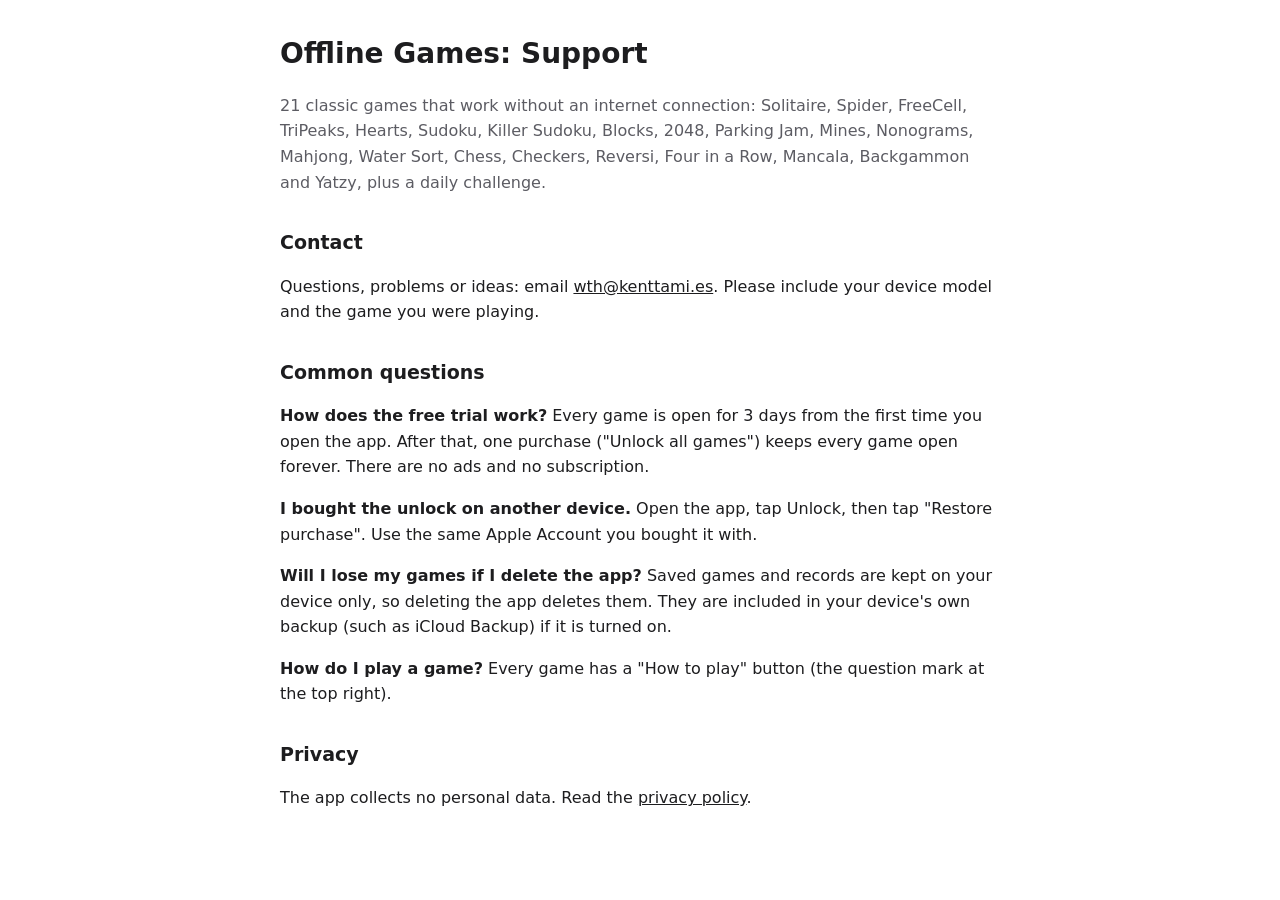
<file: offlinegames/index.html>
<!doctype html>
<html lang="en">
<head>
<meta charset="utf-8">
<meta name="viewport" content="width=device-width,initial-scale=1">
<meta name="robots" content="noindex">
<title>Offline Games: Support</title>
<style>
  :root { color-scheme: light dark; --ink: #1d1d1f; --dim: #5c5c63; --bg: #fff; --line: #e4e2dd; }
  @media (prefers-color-scheme: dark) { :root { --ink: #ececef; --dim: #a3a3ab; --bg: #141416; --line: #2e2e34; } }
  body { margin: 0; background: var(--bg); color: var(--ink); font: 16px/1.6 system-ui, -apple-system, "Segoe UI", sans-serif; }
  main { max-width: 720px; margin: 0 auto; padding: 32px 16px 64px; }
  h1 { font-size: 28px; margin: 0 0 4px; } h2 { font-size: 19px; margin: 32px 0 8px; }
  .dim { color: var(--dim); } ul { padding-left: 20px; } li { margin: 4px 0; }
  a { color: inherit; }
</style>
</head>
<body>
<main>
<h1>Offline Games: Support</h1>
<p class="dim">21 classic games that work without an internet connection: Solitaire, Spider, FreeCell, TriPeaks,
Hearts, Sudoku, Killer Sudoku, Blocks, 2048, Parking Jam, Mines, Nonograms, Mahjong, Water Sort, Chess, Checkers,
Reversi, Four in a Row, Mancala, Backgammon and Yatzy, plus a daily challenge.</p>

<h2>Contact</h2>
<p>Questions, problems or ideas: email <a href="mailto:wth@kenttami.es">wth@kenttami.es</a>. Please include your device model and the game you were playing.</p>

<h2>Common questions</h2>
<p><b>How does the free trial work?</b> Every game is open for 3 days from the first time you open the app. After
that, one purchase ("Unlock all games") keeps every game open forever. There are no ads and no subscription.</p>
<p><b>I bought the unlock on another device.</b> Open the app, tap Unlock, then tap "Restore purchase". Use the same
Apple Account you bought it with.</p>
<p><b>Will I lose my games if I delete the app?</b> Saved games and records are kept on your device only, so deleting
the app deletes them. They are included in your device's own backup (such as iCloud Backup) if it is turned on.</p>
<p><b>How do I play a game?</b> Every game has a "How to play" button (the question mark at the top right).</p>

<h2>Privacy</h2>
<p>The app collects no personal data. Read the <a href="privacy.html">privacy policy</a>.</p>
</main>
</body>
</html>
</file>
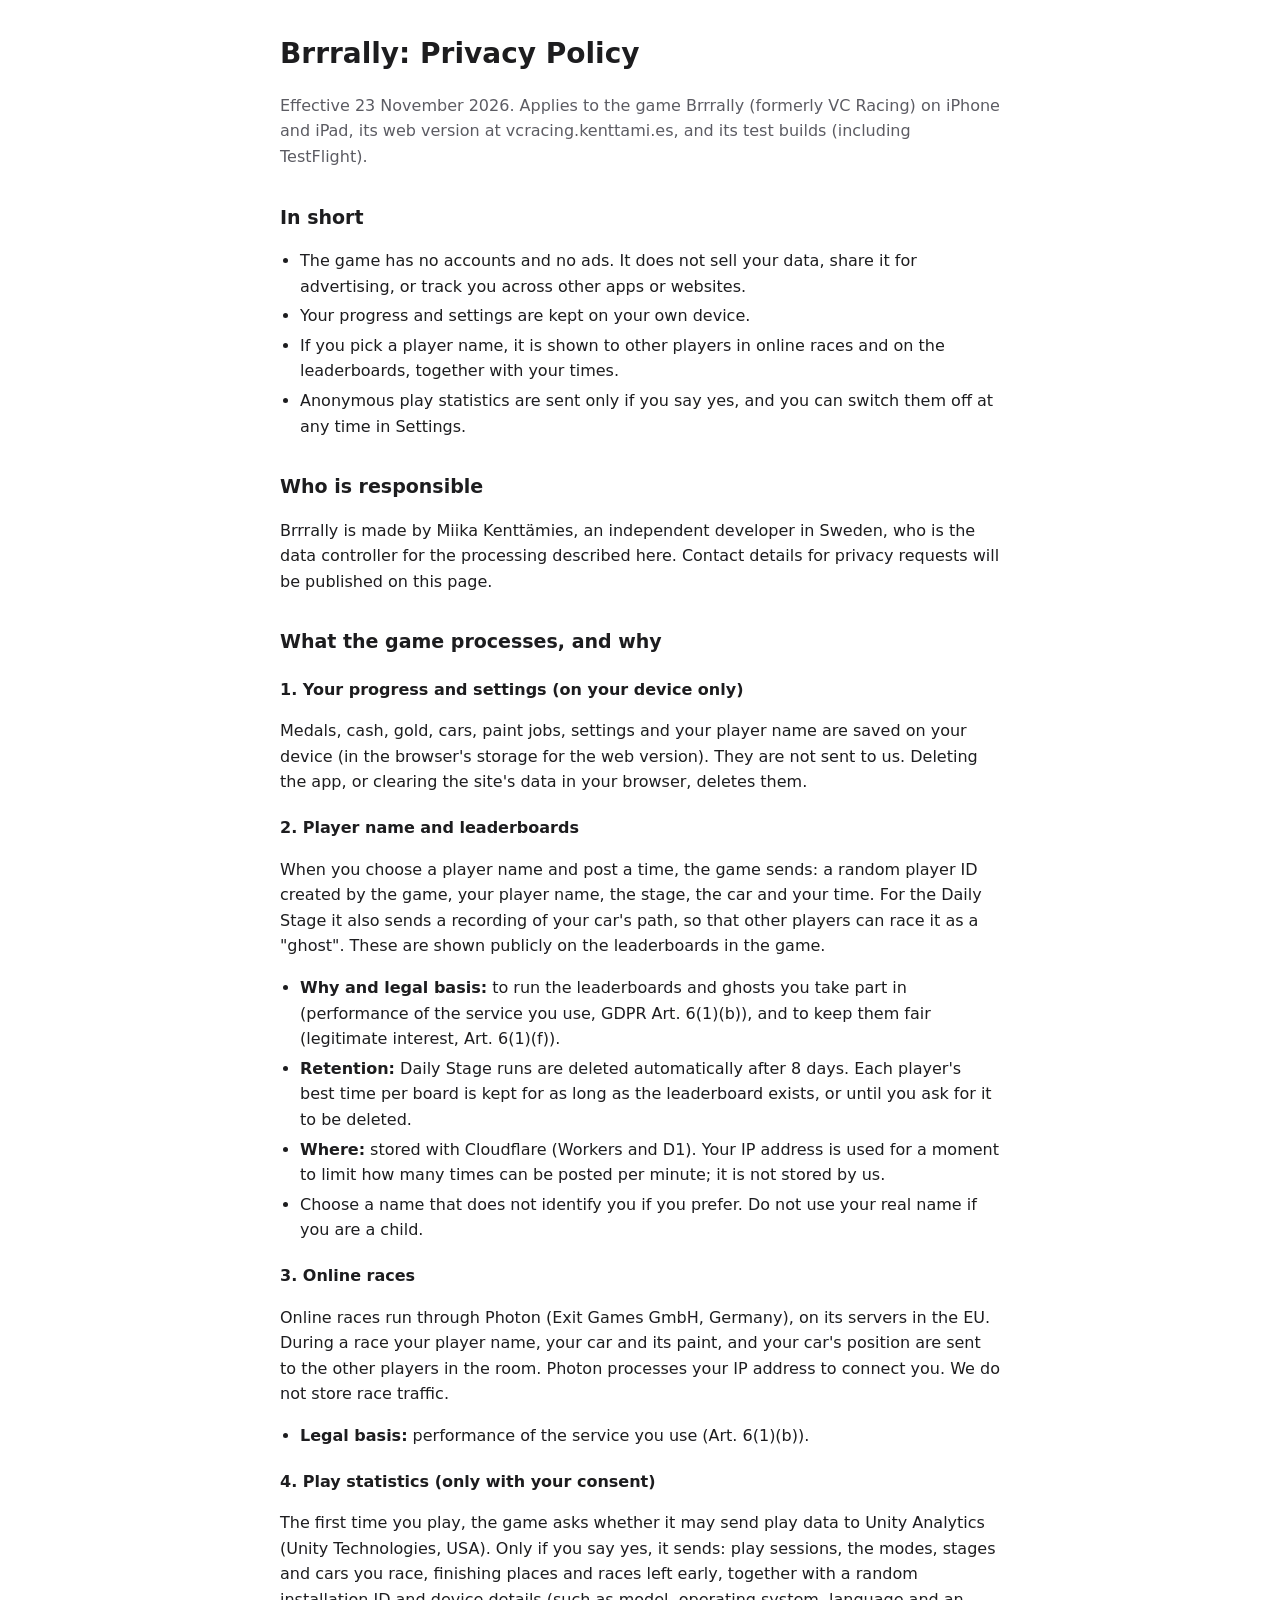
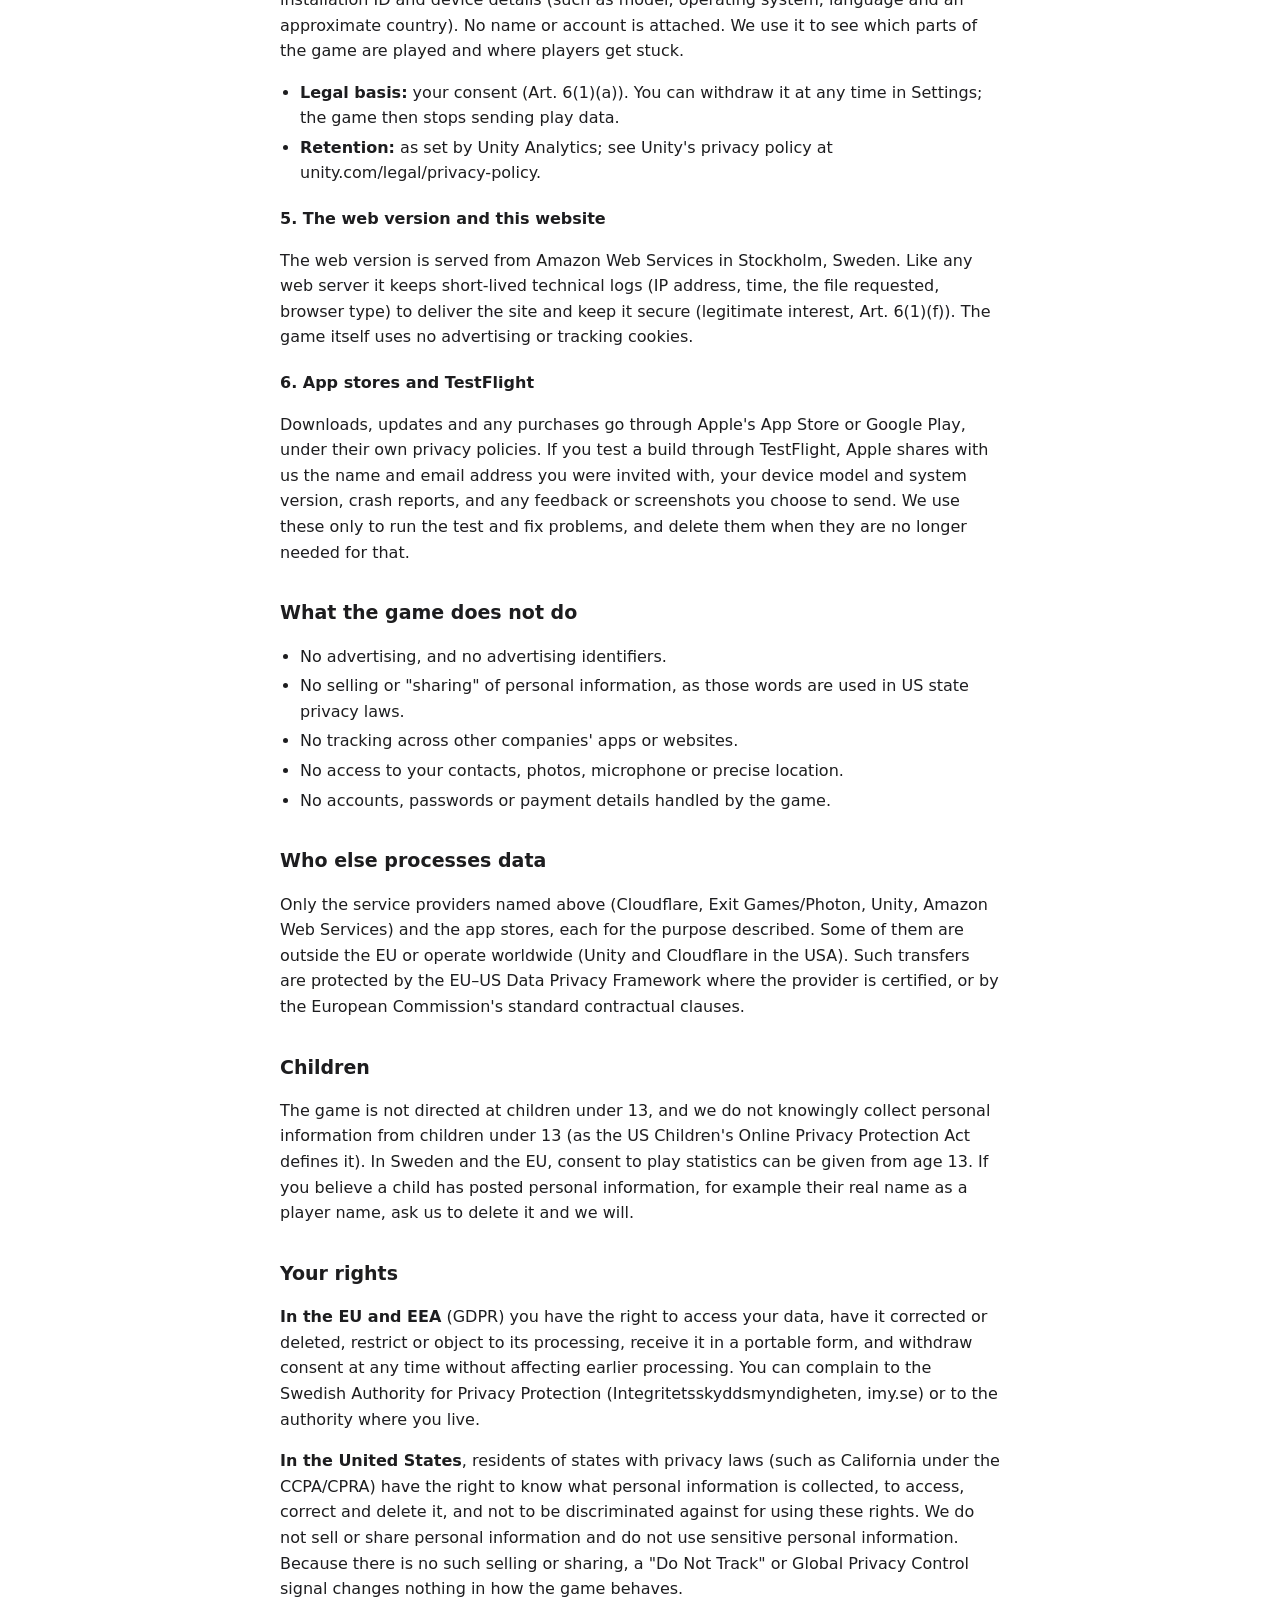
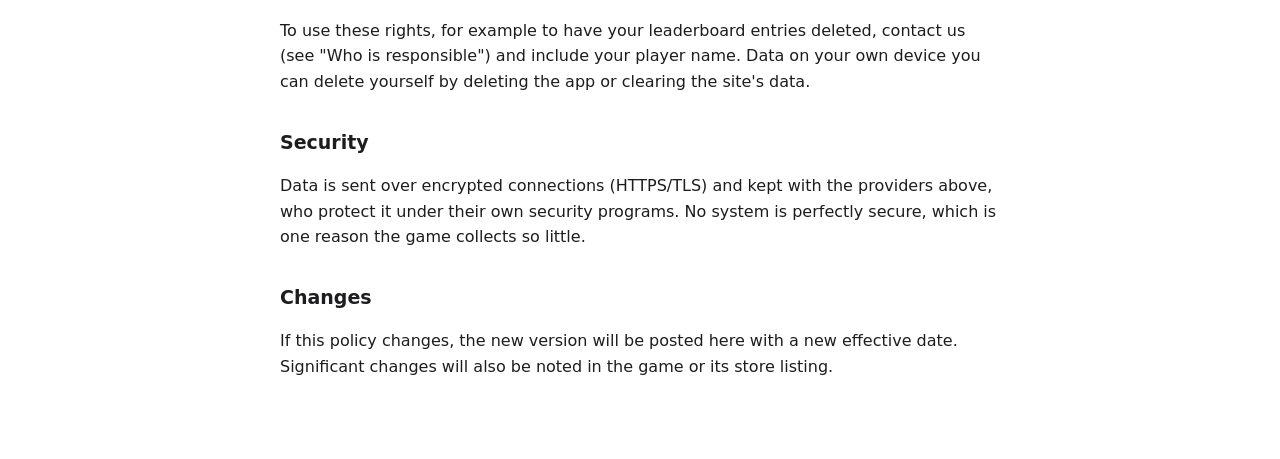
<file: brrrally/privacy.html>
<!doctype html>
<html lang="en">
<head>
<meta charset="utf-8">
<meta name="viewport" content="width=device-width,initial-scale=1">
<meta name="robots" content="noindex">
<title>Brrrally: Privacy Policy</title>
<style>
  :root { color-scheme: light dark; --ink: #1d1d1f; --dim: #5c5c63; --bg: #fff; --line: #e4e2dd; }
  @media (prefers-color-scheme: dark) { :root { --ink: #ececef; --dim: #a3a3ab; --bg: #141416; --line: #2e2e34; } }
  body { margin: 0; background: var(--bg); color: var(--ink); font: 16px/1.6 system-ui, -apple-system, "Segoe UI", sans-serif; }
  main { max-width: 720px; margin: 0 auto; padding: 32px 16px 64px; }
  h1 { font-size: 28px; margin: 0 0 4px; } h2 { font-size: 19px; margin: 32px 0 8px; } h3 { font-size: 16px; margin: 20px 0 4px; }
  .dim { color: var(--dim); } ul { padding-left: 20px; } li { margin: 4px 0; }
  table { width: 100%; border-collapse: collapse; font-size: 15px; } td, th { text-align: left; vertical-align: top; padding: 6px 8px 6px 0; border-bottom: 1px solid var(--line); }
  a { color: inherit; }
</style>
</head>
<body>
<main>
<h1>Brrrally: Privacy Policy</h1>
<p class="dim">Effective 23 November 2026. Applies to the game Brrrally (formerly VC Racing) on iPhone and iPad,
its web version at vcracing.kenttami.es, and its test builds (including TestFlight).</p>

<h2>In short</h2>
<ul>
  <li>The game has no accounts and no ads. It does not sell your data, share it for advertising, or track you across other apps or websites.</li>
  <li>Your progress and settings are kept on your own device.</li>
  <li>If you pick a player name, it is shown to other players in online races and on the leaderboards, together with your times.</li>
  <li>Anonymous play statistics are sent only if you say yes, and you can switch them off at any time in Settings.</li>
</ul>

<h2>Who is responsible</h2>
<p>Brrrally is made by Miika Kenttämies, an independent developer in Sweden, who is the data controller for the
processing described here. Contact details for privacy requests will be published on this page.</p>

<h2>What the game processes, and why</h2>

<h3>1. Your progress and settings (on your device only)</h3>
<p>Medals, cash, gold, cars, paint jobs, settings and your player name are saved on your device (in the browser's
storage for the web version). They are not sent to us. Deleting the app, or clearing the site's data in your browser,
deletes them.</p>

<h3>2. Player name and leaderboards</h3>
<p>When you choose a player name and post a time, the game sends: a random player ID created by the game, your player
name, the stage, the car and your time. For the Daily Stage it also sends a recording of your car's path, so that other
players can race it as a "ghost". These are shown publicly on the leaderboards in the game.</p>
<ul>
  <li><b>Why and legal basis:</b> to run the leaderboards and ghosts you take part in (performance of the service you
  use, GDPR Art. 6(1)(b)), and to keep them fair (legitimate interest, Art. 6(1)(f)).</li>
  <li><b>Retention:</b> Daily Stage runs are deleted automatically after 8 days. Each player's best time per board is
  kept for as long as the leaderboard exists, or until you ask for it to be deleted.</li>
  <li><b>Where:</b> stored with Cloudflare (Workers and D1). Your IP address is used for a moment to limit how many times
  can be posted per minute; it is not stored by us.</li>
  <li>Choose a name that does not identify you if you prefer. Do not use your real name if you are a child.</li>
</ul>

<h3>3. Online races</h3>
<p>Online races run through Photon (Exit Games GmbH, Germany), on its servers in the EU. During a race your player
name, your car and its paint, and your car's position are sent to the other players in the room. Photon processes your
IP address to connect you. We do not store race traffic.</p>
<ul><li><b>Legal basis:</b> performance of the service you use (Art. 6(1)(b)).</li></ul>

<h3>4. Play statistics (only with your consent)</h3>
<p>The first time you play, the game asks whether it may send play data to Unity Analytics (Unity Technologies, USA).
Only if you say yes, it sends: play sessions, the modes, stages and cars you race, finishing places and races left early,
together with a random installation ID and device details (such as model, operating system, language and an approximate
country). No name or account is attached. We use it to see which parts of the game are played and where players get
stuck.</p>
<ul>
  <li><b>Legal basis:</b> your consent (Art. 6(1)(a)). You can withdraw it at any time in Settings; the game then stops
  sending play data.</li>
  <li><b>Retention:</b> as set by Unity Analytics; see Unity's privacy policy at unity.com/legal/privacy-policy.</li>
</ul>

<h3>5. The web version and this website</h3>
<p>The web version is served from Amazon Web Services in Stockholm, Sweden. Like any web server it keeps short-lived
technical logs (IP address, time, the file requested, browser type) to deliver the site and keep it secure (legitimate
interest, Art. 6(1)(f)). The game itself uses no advertising or tracking cookies.</p>

<h3>6. App stores and TestFlight</h3>
<p>Downloads, updates and any purchases go through Apple's App Store or Google Play, under their own privacy policies.
If you test a build through TestFlight, Apple shares with us the name and email address you were invited with, your
device model and system version, crash reports, and any feedback or screenshots you choose to send. We use these only to
run the test and fix problems, and delete them when they are no longer needed for that.</p>

<h2>What the game does not do</h2>
<ul>
  <li>No advertising, and no advertising identifiers.</li>
  <li>No selling or "sharing" of personal information, as those words are used in US state privacy laws.</li>
  <li>No tracking across other companies' apps or websites.</li>
  <li>No access to your contacts, photos, microphone or precise location.</li>
  <li>No accounts, passwords or payment details handled by the game.</li>
</ul>

<h2>Who else processes data</h2>
<p>Only the service providers named above (Cloudflare, Exit Games/Photon, Unity, Amazon Web Services) and the app
stores, each for the purpose described. Some of them are outside the EU or operate worldwide (Unity and Cloudflare in the
USA). Such transfers are protected by the EU–US Data Privacy Framework where the provider is certified, or by the
European Commission's standard contractual clauses.</p>

<h2>Children</h2>
<p>The game is not directed at children under 13, and we do not knowingly collect personal information from children
under 13 (as the US Children's Online Privacy Protection Act defines it). In Sweden and the EU, consent to play
statistics can be given from age 13. If you believe a child has posted personal information, for example their real
name as a player name, ask us to delete it and we will.</p>

<h2>Your rights</h2>
<p><b>In the EU and EEA</b> (GDPR) you have the right to access your data, have it corrected or deleted, restrict or
object to its processing, receive it in a portable form, and withdraw consent at any time without affecting earlier
processing. You can complain to the Swedish Authority for Privacy Protection (Integritetsskyddsmyndigheten, imy.se) or
to the authority where you live.</p>
<p><b>In the United States</b>, residents of states with privacy laws (such as California under the CCPA/CPRA) have the
right to know what personal information is collected, to access, correct and delete it, and not to be discriminated
against for using these rights. We do not sell or share personal information and do not use sensitive personal
information. Because there is no such selling or sharing, a "Do Not Track" or Global Privacy Control signal changes
nothing in how the game behaves.</p>
<p>To use these rights, for example to have your leaderboard entries deleted, contact us (see "Who is responsible") and
include your player name. Data on your own device you can delete yourself by deleting the app or clearing the site's
data.</p>

<h2>Security</h2>
<p>Data is sent over encrypted connections (HTTPS/TLS) and kept with the providers above, who protect it under their own
security programs. No system is perfectly secure, which is one reason the game collects so little.</p>

<h2>Changes</h2>
<p>If this policy changes, the new version will be posted here with a new effective date. Significant changes will
also be noted in the game or its store listing.</p>
</main>
</body>
</html>
</file>
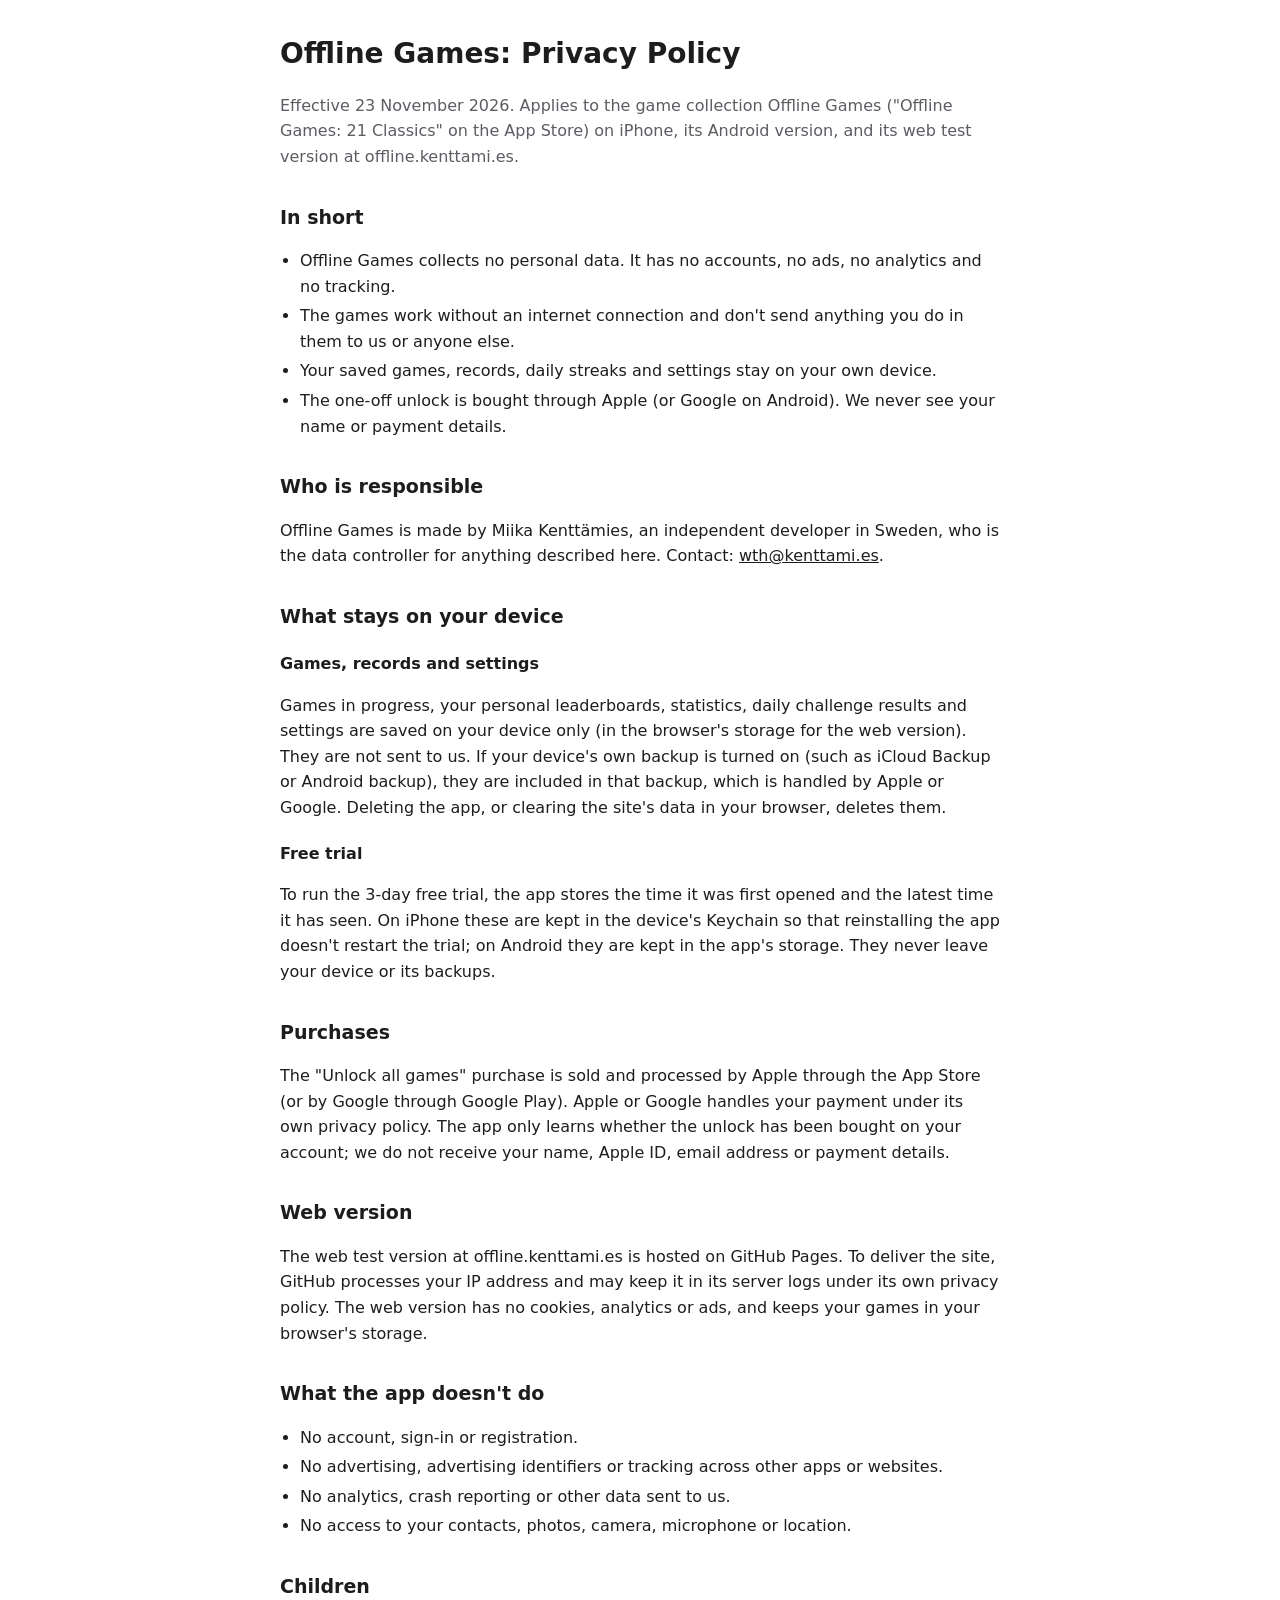
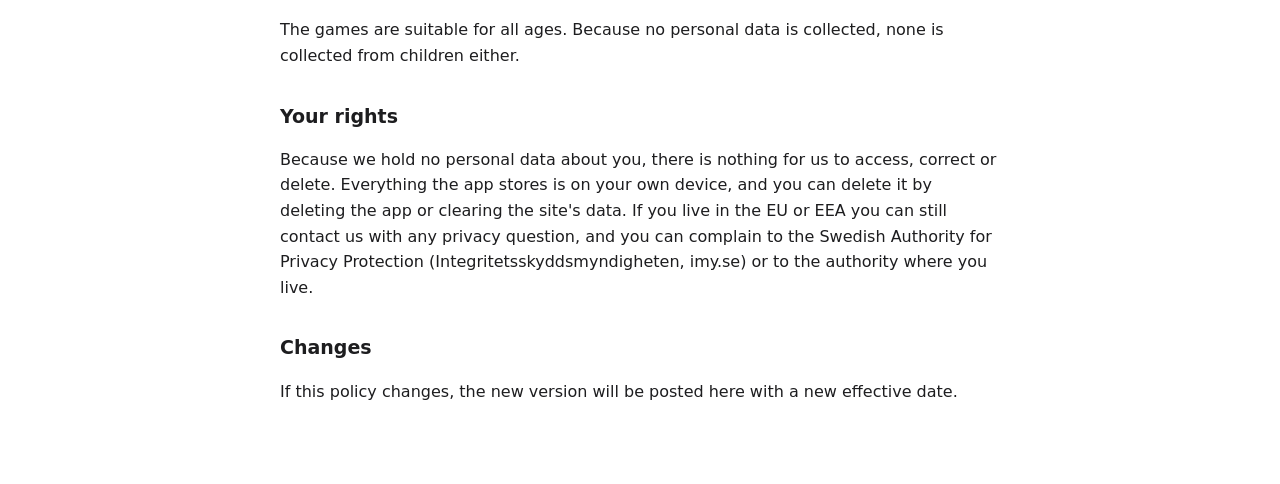
<file: offlinegames/privacy.html>
<!doctype html>
<html lang="en">
<head>
<meta charset="utf-8">
<meta name="viewport" content="width=device-width,initial-scale=1">
<meta name="robots" content="noindex">
<title>Offline Games: Privacy Policy</title>
<style>
  :root { color-scheme: light dark; --ink: #1d1d1f; --dim: #5c5c63; --bg: #fff; --line: #e4e2dd; }
  @media (prefers-color-scheme: dark) { :root { --ink: #ececef; --dim: #a3a3ab; --bg: #141416; --line: #2e2e34; } }
  body { margin: 0; background: var(--bg); color: var(--ink); font: 16px/1.6 system-ui, -apple-system, "Segoe UI", sans-serif; }
  main { max-width: 720px; margin: 0 auto; padding: 32px 16px 64px; }
  h1 { font-size: 28px; margin: 0 0 4px; } h2 { font-size: 19px; margin: 32px 0 8px; } h3 { font-size: 16px; margin: 20px 0 4px; }
  .dim { color: var(--dim); } ul { padding-left: 20px; } li { margin: 4px 0; }
  a { color: inherit; }
</style>
</head>
<body>
<main>
<h1>Offline Games: Privacy Policy</h1>
<p class="dim">Effective 23 November 2026. Applies to the game collection Offline Games ("Offline Games: 21 Classics" on
the App Store) on iPhone, its Android version, and its web test version at offline.kenttami.es.</p>

<h2>In short</h2>
<ul>
  <li>Offline Games collects no personal data. It has no accounts, no ads, no analytics and no tracking.</li>
  <li>The games work without an internet connection and don't send anything you do in them to us or anyone else.</li>
  <li>Your saved games, records, daily streaks and settings stay on your own device.</li>
  <li>The one-off unlock is bought through Apple (or Google on Android). We never see your name or payment details.</li>
</ul>

<h2>Who is responsible</h2>
<p>Offline Games is made by Miika Kenttämies, an independent developer in Sweden, who is the data controller for anything described here. Contact: <a href="mailto:wth@kenttami.es">wth@kenttami.es</a>.</p>

<h2>What stays on your device</h2>
<h3>Games, records and settings</h3>
<p>Games in progress, your personal leaderboards, statistics, daily challenge results and settings are saved on your
device only (in the browser's storage for the web version). They are not sent to us. If your device's own backup is
turned on (such as iCloud Backup or Android backup), they are included in that backup, which is handled by Apple or
Google. Deleting the app, or clearing the site's data in your browser, deletes them.</p>
<h3>Free trial</h3>
<p>To run the 3-day free trial, the app stores the time it was first opened and the latest time it has seen. On iPhone
these are kept in the device's Keychain so that reinstalling the app doesn't restart the trial; on Android they are kept
in the app's storage. They never leave your device or its backups.</p>

<h2>Purchases</h2>
<p>The "Unlock all games" purchase is sold and processed by Apple through the App Store (or by Google through Google
Play). Apple or Google handles your payment under its own privacy policy. The app only learns whether the unlock has
been bought on your account; we do not receive your name, Apple ID, email address or payment details.</p>

<h2>Web version</h2>
<p>The web test version at offline.kenttami.es is hosted on GitHub Pages. To deliver the site, GitHub processes your
IP address and may keep it in its server logs under its own privacy policy. The web version has no cookies, analytics
or ads, and keeps your games in your browser's storage.</p>

<h2>What the app doesn't do</h2>
<ul>
  <li>No account, sign-in or registration.</li>
  <li>No advertising, advertising identifiers or tracking across other apps or websites.</li>
  <li>No analytics, crash reporting or other data sent to us.</li>
  <li>No access to your contacts, photos, camera, microphone or location.</li>
</ul>

<h2>Children</h2>
<p>The games are suitable for all ages. Because no personal data is collected, none is collected from children
either.</p>

<h2>Your rights</h2>
<p>Because we hold no personal data about you, there is nothing for us to access, correct or delete. Everything the app
stores is on your own device, and you can delete it by deleting the app or clearing the site's data. If you live in the
EU or EEA you can still contact us with any privacy question, and you can complain to the Swedish Authority for Privacy
Protection (Integritetsskyddsmyndigheten, imy.se) or to the authority where you live.</p>

<h2>Changes</h2>
<p>If this policy changes, the new version will be posted here with a new effective date.</p>
</main>
</body>
</html>
</file>
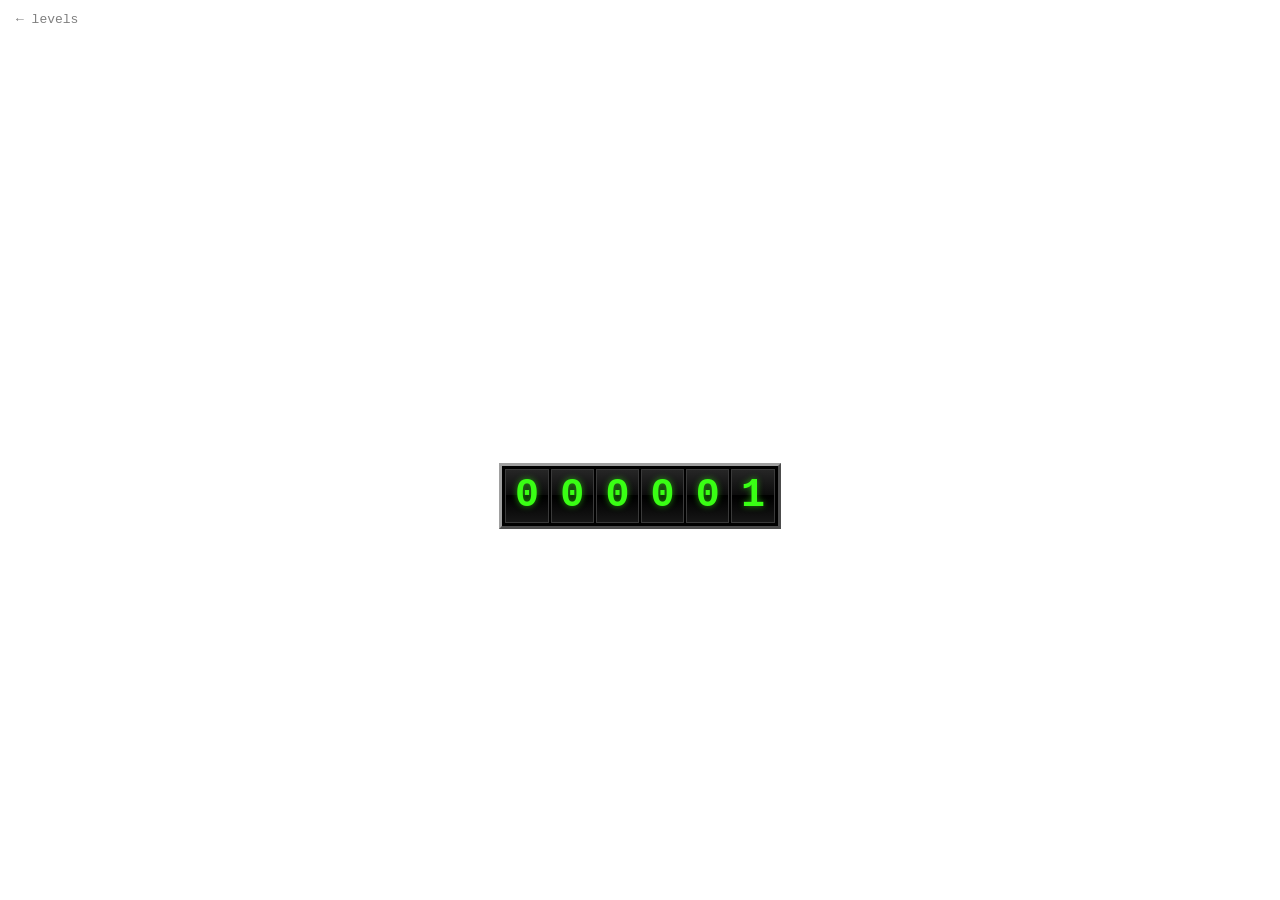
<file: source/level1.html>
<!doctype html>
<html lang="en">
<head>
<meta charset="utf-8">
<meta name="viewport" content="width=device-width, initial-scale=1">
<title>kenttami.es</title>
<meta name="description" content="now i know you visited.">
<link rel="icon" href="data:,">
<link rel="stylesheet" href="../stylesheets/styles.css">
<script async src="https://pagead2.googlesyndication.com/pagead/js/adsbygoogle.js?client=ca-pub-1036677210293656"
     crossorigin="anonymous"></script>
</head>
<body>
<a id="back" href="../">&larr; levels</a>
<main>
  <p id="msg"></p>
  <div id="ask" hidden>
    <p>cookies?</p>
    <div class="choices">
      <button id="yes" class="btn" type="button">yes</button>
      <button id="no" class="btn" type="button">no</button>
    </div>
  </div>
  <div class="row">
    <button id="again" class="btn" type="button" hidden>start over</button>
    <a id="next" class="btn" href="../2/" hidden>level 2 &rarr;</a>
    <button id="resume" class="btn" type="button" hidden>continue</button>
    <button id="start" class="btn" type="button" hidden>start level</button>
  </div>
</main>
<h1 id="n" aria-label="000001"><span>0</span><span>0</span><span>0</span><span>0</span><span>0</span><span>1</span></h1>
<script>
// Names the visitor's own way of refreshing.
function refreshKeyLine() {
  var ua = navigator.userAgent || '';
  var touchMac = /Macintosh/.test(ua) && navigator.maxTouchPoints > 1; // iPads report as Mac
  var mobile = (navigator.userAgentData && navigator.userAgentData.mobile) ||
               /Android|iPhone|iPad|iPod|Mobile/i.test(ua) || touchMac;
  if (mobile) return 'your refresh finger would like a word.';
  if (/Mac/.test(navigator.platform || ua)) return 'your \u2318R would like a word.';
  return 'your F5 key would like a word.';
}

// Each message shows on that one visit only. Keys are real visits.
var STORY = {
  6:   'still here...?',
  11:  'you really like this page, huh..',
  15:  "i'm flattered. really.",
  20:  "there's nothing else here. i checked.",
  24:  "the number goes up. that's the whole thing.",
  28:  'is this what you came for?',
  33:  refreshKeyLine(),
  37:  "i've started telling people about you.",
  42:  '42. the answer to everything. you can stop now.',
  47:  "ok. i'm a little worried.",
  50:  'halfway to nothing in particular.',
  51:  '...wait.',
  52:  "that's not right.",
  54:  "ok. you broke it. i hope you're happy.",
  57:  "honestly? i'll take it. we're popular now.",
  60:  'visit not found.',
  62:  "i've called someone. they're on their way.",
  64:  "they asked if i'd tried turning it off and on again.",
  65:  "hold on. i think i've got it...",
  66:  'fixed. where were we?',
  67:  '...close enough.',
  73:  'you really thought i\'d say something at "67"',
  74:  'and no, nothing at 69 either.',
  77:  "let's never speak of the glitch again.",
  81:  "at this point we're basically friends.",
  85:  "i'd offer you a coffee, but i'm a website.",
  89:  "you know this resets if you clear your browser data, right? please don't.",
  92:  'still no secret ending. or is there.',
  95:  "ten more. don't you dare stop now.",
  100: "five. i can't watch.",
  102: 'three.',
  103: 'two.',
  104: 'one more...',
  105: "you made it. there's no prize. but now i really know you visited.",
  // bonus level: keys are real visits, counter shows 5 less
  115: "seriously. you are NOT well.",
  118: "the button is right there.",
  122: "it says \"start over\". it's not a trap.",
  126: "ok. i see how it is.",
  130: "fine. welcome to the bonus level.",
  133: "128. a nice round number, if you're a computer.",
  138: "i'm running out of things to say. you're not running out of refreshes.",
  142: "have you eaten today?",
  147: "drink some water. i'll wait.",
  150: "...you didn't drink any water, did you.",
  155: "150. this is a long-term relationship now.",
  160: "i told my other visitors about you. they don't believe me.",
  165: "do you want to talk about it?",
  171: "i started a support group. you're the only member.",
  175: "your browser history is going to look very weird.",
  180: "most people stop at 6. just so you know.",
  185: "i'm impressed. and a little scared.",
  195: "the start over button is nice. it's quiet. think about it.",
  205: "200. ok. respect.",
  207: "202: accepted. you've been accepted.",  // counter 204 is left empty on purpose
  210: "that was a 204 joke. it had no content.",
  215: "forty to go. you know how this works.",
  225: "thirty.",
  235: "twenty. i'm getting emotional.",
  245: "ten.",
  250: "five.",
  253: "two.",
  254: "one...",
  255: "that's really it. nothing comes after this. i promise. go outside."
};
var LOST = 5;           // visits the glitch "loses": after it, the counter runs 5 behind
var FINALE = 105;       // real visit of the finale (counter shows 100)
var START_OVER_AT = 110;
var BONUS_END = 255;    // real visit of the last line (counter shows 250)

// What the counter shows. Visits 51-65 are the glitch; afterwards it comes back at 61.
function shown(n) {
  if (n >= 51 && n <= 59) return 734219 + (n - 51); // suddenly popular
  if (n >= 60 && n <= 65) return 404;               // visit not found
  if (n >= 66) return n - LOST;                     // back, but 5 short
  return n;
}

// The step reported to analytics: the counter number, or g51-g65 during the glitch.
function step(n) {
  if (n >= 51 && n <= 65) return 'g' + n;
  return n >= 66 ? n - LOST : n;
}

// The count lives in the visitor's own browser.
(function () {
  var round = parseInt(load('playthrough'), 10) || 1;

  var continuing = takeFlag('l1continue');
  var starting = takeFlag('l1start');
  var current = parseInt(load('visits'), 10) || 0;

  // coming back to the level (not a refresh): continue or start over
  if (current > 0 && openedFresh() && !continuing && !starting) {
    renderCounter(document.getElementById('n'), pad(shown(current)));
    document.title = 'level 1 — kenttami.es';
    offerResume(1, levelDone(1) ? 'level 1 done.' : 'welcome back.', function () {
      save('visits', 0);
      save('playthrough', round + 1);
    });
    return;
  }

  // "continue" picks up on the same visit; anything else is a new visit
  var n = continuing ? current : current + 1;
  if (!continuing) save('visits', n);

  var label = pad(shown(n));
  renderCounter(document.getElementById('n'), label);
  document.title = label + ' — kenttami.es';
  if (n >= FINALE) {
    markDone(1);
    document.getElementById('next').hidden = false;
  }

  if (STORY[n]) document.getElementById('msg').textContent = STORY[n];

  function sendVisit() {
    track('counter_view', { visit_number: n, playthrough: round });
    if (STORY[n]) track('story_milestone', { milestone: step(n), playthrough: round });
    if (n === FINALE) track('story_complete', { playthrough: round });
    if (n === BONUS_END) track('bonus_complete', { playthrough: round });
  }

  // the very first visit is just the counter; "cookies?" comes with the first refresh
  if (!(n === 1 && load('cookies') === null)) consent(function () { if (!continuing) sendVisit(); });

  var again = document.getElementById('again');
  if (n >= START_OVER_AT) again.hidden = false;
  again.addEventListener('click', function () {
    forget('visits');
    save('playthrough', round + 1);
    var done = false;
    function go() { if (!done) { done = true; location.reload(); } }
    if (window.gtag) {
      track('start_over', { playthrough: round, event_callback: go, event_timeout: 1000 });
      setTimeout(go, 1200);
    } else {
      go();
    }
  });
})();
</script>
</body>
</html>
</file>
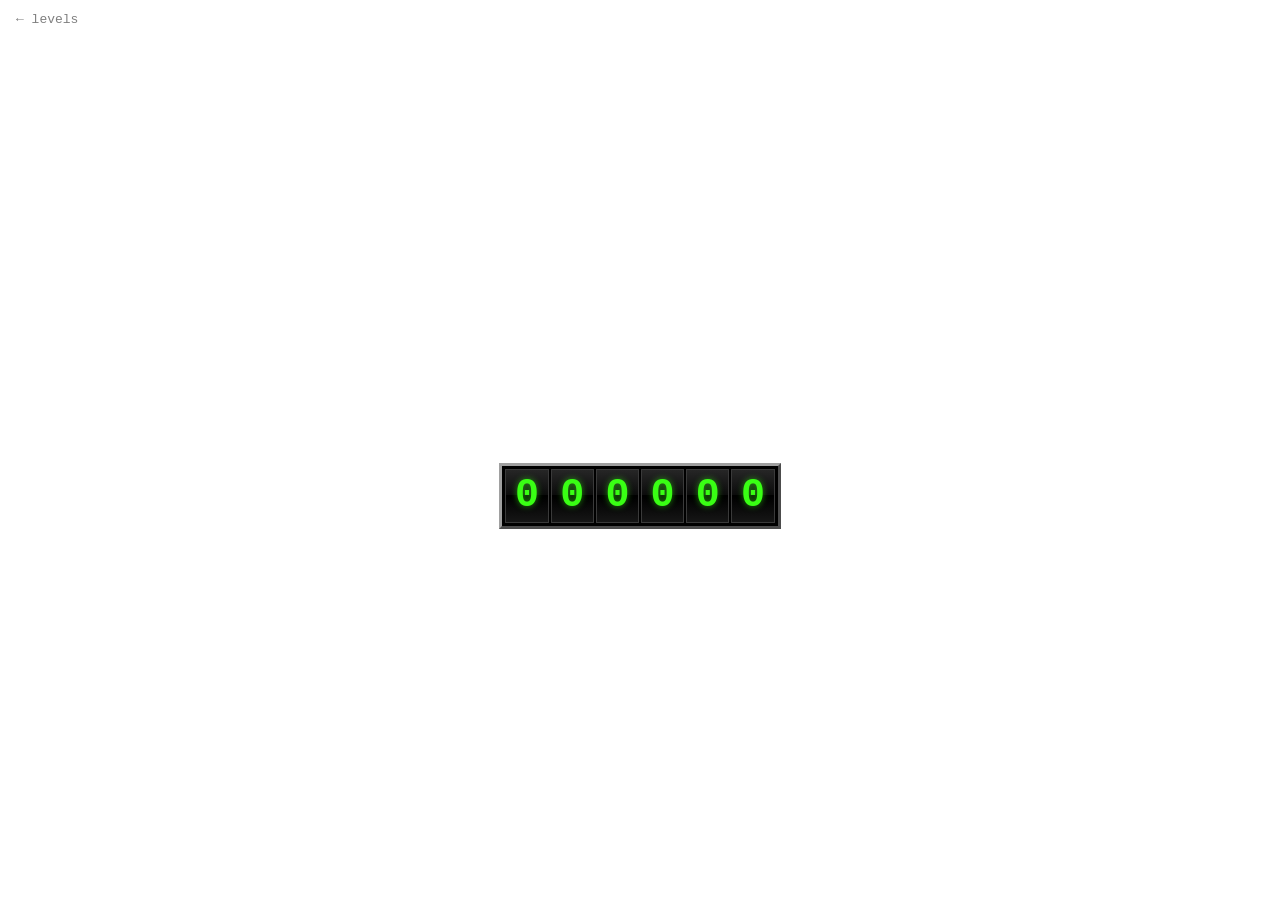
<file: source/level2.html>
<!doctype html>
<html lang="en">
<head>
<meta charset="utf-8">
<meta name="viewport" content="width=device-width, initial-scale=1">
<title>kenttami.es/2</title>
<meta name="description" content="level 2.">
<link rel="icon" href="data:,">
<link rel="stylesheet" href="../stylesheets/styles.css">
<script async src="https://pagead2.googlesyndication.com/pagead/js/adsbygoogle.js?client=ca-pub-1036677210293656"
     crossorigin="anonymous"></script>
</head>
<body>
<a id="back" href="../">&larr; levels</a>
<main>
  <p id="msg"></p>
  <p id="sub" hidden></p>
  <div id="ask" hidden>
    <p>cookies?</p>
    <div class="choices">
      <button id="yes" class="btn" type="button">yes</button>
      <button id="no" class="btn" type="button">no</button>
    </div>
  </div>
  <div class="row">
    <a id="home" class="btn" href="../" hidden>go back</a>
    <button id="resume" class="btn" type="button" hidden>continue</button>
    <button id="start" class="btn" type="button" hidden>start level</button>
  </div>
</main>
<h1 id="n" aria-label="000000"><span>0</span><span>0</span><span>0</span><span>0</span><span>0</span><span>0</span></h1>
<div id="panic" hidden><button id="red" type="button" aria-label="big red button">press</button></div>
<script>
// Level 2: the counter stops listening.
// 1. refresh works like level 1, up to 20.
// 2. then it freezes. the way on is to leave the page alone: it starts ticking by itself.
// 3. at 50 it freezes again. after 12 refreshes it runs away on its own, counting faster and faster.
// 4. a big red button appears. mashing it slows the numbers down until they stop at 67.
// 5. relief, then the facepalm. refreshing once more makes it 68 and the level ends.

var REFRESH_MSG = {
  1: 'level 2. you know the drill.',
  5: 'yep. same thing.',
  10: 'told you.',
  15: 'almost too easy.',
  20: 'ok.'
};
var FROZEN_HINTS = {            // keyed by refreshes since the counter froze
  8: 'nope.',
  13: "refreshing isn't the thing this time.",
  18: "you're trying very hard.",
  23: 'maybe try less.',
  28: onMobile() ? 'put the phone down. i dare you.' : 'hands off the mouse. and the keyboard. i dare you.'
};
var WAIT_MSG = {                // keyed by counter while it ticks on its own
  22: 'there you go.',
  26: 'look at you, being patient.',
  31: 'this is the slowest game ever made.',
  35: 'you could be doing anything right now.',
  38: "...and you're doing this. respect.",
  44: 'almost there. wherever "there" is.'
};
var BORED = "ok. that's enough of that.";
var STUCK_HINTS = {             // keyed by refreshes while stuck at 50
  4: 'hm.',
  8: 'do you hear that?',
  11: 'something feels off.'
};
var RUNAWAY_AFTER = 12;         // refreshes at 50 before it runs away

// the runaway: [seconds after it starts, message]
var ALARM = [
  [0, 'huh.'],
  [4, 'wait. why is it doing that.'],
  [8, "that's faster than it should be."],
  [11, 'ok this is not me.'],
  [14, "IT'S NOT STOPPING."],
  [17, 'THE NUMBERS ARE LEAKING.'],
  [20, 'quick, press this button!']
];
var BUTTON_AT = 20;             // seconds in: the big red button appears
var MASH_MSG = [                // [how far it has slowed down (0-1), message]
  [0.08, 'MORE.'],
  [0.3, 'KEEP GOING.'],
  [0.55, "it's working!"],
  [0.8, 'almost...']
];
var FACEPALM = '\uD83E\uDD26';
var AFTERMATH = [               // [seconds after it stops, message]
  [0, '...it stopped.'],
  [2.5, 'thank you. THANK YOU.'],
  [5, 'that was close. the whole internet nearly counted itself to death.'],
  [9, "you saved everything. you're a hero."],
  [12.5, 'wait.'],
  [14.5, '...it stopped at .....'],
  [17, FACEPALM],
  [19.5, 'why does this thing still exist.']
];
var STOP_AT = 67;

var IDLE_MS = 15000;            // how long to leave it alone before it starts ticking
var TICK_MS = 3000;
var FROZEN_AT = 20, WAIT_END = 50;
var PRESS = 0.025;              // how much one press slows it down (about 60 fast presses)
var CREEP = 0.05;               // how much it speeds back up per second without pressing
var LANDING_MS = 4500;          // the final roll to 67 once it's calm

(function () {
  var msg = document.getElementById('msg');
  var sub = document.getElementById('sub');
  var counter = document.getElementById('n');
  var home = document.getElementById('home');
  var panic = document.getElementById('panic');
  var red = document.getElementById('red');

  function say(text) {
    if (msg.textContent === (text || '')) return;
    msg.textContent = text || '';
    msg.classList.toggle('big', text === FACEPALM);
    msg.style.animation = 'none';
    void msg.offsetWidth;
    msg.style.animation = '';
  }
  function show(v) {
    renderCounter(counter, pad(v));
    document.title = pad(v) + ' — kenttami.es/2';
  }
  function flash(label) {   // fast updates: change digits in place
    var spans = counter.children;
    for (var i = 0; i < spans.length; i++) spans[i].textContent = label[i];
    counter.setAttribute('aria-label', label);
  }

  if (!level1Done()) {
    show(0);
    say('nice try. finish level 1 first.');
    consent(function () { track('l2_locked'); });
    return;
  }

  var s = null;
  try { s = JSON.parse(load('l2')); } catch (e) {}
  if (!s) s = { phase: 'refresh', count: 0, dead: 0, stuck: 0, presses: 0 };
  function store() { save('l2', JSON.stringify(s)); }

  var startBtn = document.getElementById('start');
  var resumeBtn = document.getElementById('resume');
  var continuing = takeFlag('l2continue');
  var starting = takeFlag('l2start');
  var cameBack = openedFresh() && !continuing && !starting;
  var inProgress = load('l2') !== null && s.phase !== 'solved' && s.count > 0;

  // coming back part-way through (not a refresh): continue or start over
  if (cameBack && inProgress) {
    show(s.phase === 'stopped' ? STOP_AT : s.count);
    offerResume(2, "oh. you're back.", function () { forget('l2'); });
    return;
  }

  // the end screen's "start level" button
  startBtn.addEventListener('click', function () {
    track('level_restart', { level: 2 });
    forget('l2');
    setFlag('l2start');
    location.reload();
  });

  // finished earlier and nothing in progress: done screen
  if (cameBack && levelDone(2) && s.phase !== 'solved') {
    show(STOP_AT + 1);
    say('level 2 done.');
    startBtn.hidden = false;
    consent(function () { track('level_done_view', { level: 2 }); });
    return;
  }

  var events = [];
  function log(name, params) { events.push([name, params]); track(name, params); }

  // ---- what happens on this page load ("continue" changes nothing) ----
  var startRunaway = false;
  if (continuing) {
    if (s.phase === 'refresh') say(REFRESH_MSG[s.count]);
  } else if (s.phase === 'refresh') {
    s.count++;
    if (s.count > FROZEN_AT) {
      s.phase = 'frozen'; s.count = FROZEN_AT; s.dead = 1;
      log('l2_frozen');
    } else {
      say(REFRESH_MSG[s.count]);
    }
  } else if (s.phase === 'frozen') {
    s.dead++;
  } else if (s.phase === 'waiting') {
    s.count = Math.max(FROZEN_AT, s.count - 5);
    say('you touched it. patience resets.');
  } else if (s.phase === 'stuck') {
    s.stuck++;
    if (s.stuck >= RUNAWAY_AFTER) { s.phase = 'runaway'; startRunaway = true; }
  } else if (s.phase === 'stopped' && s.afterDone) {
    s.phase = 'solved';
    markDone(2);
    log('l2_solved', { presses: s.presses });
  }
  store();
  show(s.phase === 'solved' ? STOP_AT + 1 : s.phase === 'stopped' ? STOP_AT : s.count);

  // ---- leave it alone ----
  function frozenHint() {
    if (FROZEN_HINTS[s.dead]) return FROZEN_HINTS[s.dead];
    if (s.dead > 28 && (s.dead - 28) % 5 === 0) return FROZEN_HINTS[28];
    return '';
  }
  if (s.phase === 'frozen' && !continuing) say(frozenHint());

  var lastTouch = Date.now(), lastTick = 0, idleTimer = null;
  ['pointerdown', 'keydown', 'touchstart', 'wheel'].forEach(function (t) {
    window.addEventListener(t, function () { lastTouch = Date.now(); }, { passive: true });
  });
  function watchIdle() {
    idleTimer = setInterval(function () {
      if (document.visibilityState !== 'visible') { lastTouch = Date.now(); return; }
      var now = Date.now();
      if (now - lastTouch < IDLE_MS) return;
      if (s.phase === 'frozen') {
        s.phase = 'waiting';
        log('l2_wait_found', { refreshes_frozen: s.dead });
        lastTick = 0;
      }
      if (s.phase !== 'waiting' || now - lastTick < TICK_MS) return;
      lastTick = now;
      s.count++;
      show(s.count);
      if (WAIT_MSG[s.count]) say(WAIT_MSG[s.count]);
      if (s.count >= WAIT_END) {
        s.phase = 'stuck';
        s.stuck = 0;
        say(BORED);
        clearInterval(idleTimer);
      }
      store();
    }, 250);
  }

  // ---- the runaway and the big red button ----
  // speed in numbers per second: starts at about 1 and keeps multiplying
  function speed(secs) { return Math.min(60000, 0.9 * Math.pow(1.45, secs)); }

  var t0 = 0, value = WAIT_END, alarmIndex = 0, lastFrame = 0;
  var calm = 0, mashing = false, mashIndex = 0, firstPress = 0;
  var landing = null;

  // A refresh mid-runaway picks up where it was: same second, same number, same calm.
  // Progress is saved a few times a second and when the page is left.
  function saveRunaway(secs) {
    s.rt = Math.round(secs * 10) / 10;
    s.value = Math.floor(value);
    s.calm = Math.round(calm * 1000) / 1000;
    s.landing = !!landing;
    store();
  }

  function runaway(resumed) {
    var secs = resumed ? (s.rt || 0) : 0;
    t0 = performance.now() - secs * 1000;
    value = resumed && s.value ? s.value : WAIT_END;
    calm = resumed ? (s.calm || 0) : 0;
    alarmIndex = 0;
    while (alarmIndex < ALARM.length && secs >= ALARM[alarmIndex][0]) alarmIndex++;
    while (mashIndex < MASH_MSG.length && calm >= MASH_MSG[mashIndex][0]) mashIndex++;
    if (resumed) {
      if (secs >= BUTTON_AT) { say('nope. still going. PRESS THE BUTTON!'); showButton(); }
      else if (alarmIndex > 0) say(ALARM[alarmIndex - 1][1]);
      if (s.landing) land();
    }
    log('l2_runaway', { resumed: resumed ? 'yes' : 'no' });
    window.addEventListener('pagehide', function () {
      if (s.phase === 'runaway') saveRunaway((performance.now() - t0) / 1000);
    });
    requestAnimationFrame(frame);
  }

  function showButton() {
    if (!panic.hidden || s.phase !== 'runaway') return;
    panic.hidden = false;
    mashing = true;
  }

  function frame(now) {
    if (s.phase !== 'runaway') return;
    var secs = (now - t0) / 1000;
    var dt = lastFrame ? Math.min(0.1, (now - lastFrame) / 1000) : 0;
    lastFrame = now;

    if (landing) {
      // ease out: fast at first, the last few numbers tick slowly into 67
      var k = Math.min(1, (now - landing.start) / LANDING_MS);
      var eased = 1 - Math.pow(1 - k, 4);
      flash(pad((landing.from + Math.round(landing.distance * eased)) % 1000000));
      if (k >= 1) return stopped();
      return requestAnimationFrame(frame);
    }

    while (alarmIndex < ALARM.length && secs >= ALARM[alarmIndex][0]) say(ALARM[alarmIndex++][1]);
    if (secs >= BUTTON_AT) showButton();

    if (mashing) {
      calm = Math.max(0, calm - CREEP * dt);
      while (mashIndex < MASH_MSG.length && calm >= MASH_MSG[mashIndex][0]) say(MASH_MSG[mashIndex++][1]);
    }

    // pressing slows it down: at full calm it would be down to a crawl
    value += speed(secs) * Math.pow(1 - calm, 2) * dt;
    flash(pad(Math.floor(value) % 1000000));
    if (now - (frame.saved || 0) > 300) { frame.saved = now; saveRunaway(secs); }
    requestAnimationFrame(frame);
  }

  function land() {
    mashing = false;
    panic.hidden = true;
    var from = Math.floor(value) % 1000000;
    var distance = (STOP_AT - from + 1000000) % 1000000;
    if (distance < 40) distance += 1000000;
    landing = { start: performance.now(), from: from, distance: distance };
    say('...');
    saveRunaway((performance.now() - t0) / 1000);
  }

  red.addEventListener('click', function () {
    if (!mashing || s.phase !== 'runaway') return;
    if (!firstPress) { firstPress = Date.now(); log('l2_button_found'); }
    s.presses++;
    calm = Math.min(1, calm + PRESS);
    if (calm >= 1) land();
    red.classList.add('hit');
    clearTimeout(red.t);
    red.t = setTimeout(function () { red.classList.remove('hit'); }, 90);
  });

  function stopped() {
    landing = null;
    s.phase = 'stopped';
    s.after = 0;
    s.afterDone = false;
    store();
    show(STOP_AT);
    counter.classList.add('win');
    log('l2_stopped', { presses: s.presses, seconds: Math.round((Date.now() - firstPress) / 1000) });
    aftermath(0);
  }

  // The thank-you lines play in order. Each one is saved as it's shown, so a refresh
  // picks up at the next line, and only a refresh after the last one makes it 68.
  function aftermath(from) {
    AFTERMATH.forEach(function (step, i) {
      if (step[0] < from) return;
      setTimeout(function () {
        if (s.phase !== 'stopped') return;
        say(step[1]);
        s.after = step[0];
        if (i === AFTERMATH.length - 1) s.afterDone = true;
        store();
      }, (step[0] - from) * 1000);
    });
  }

  function showEnd() {
    say("68. oh thank goodness. we're good. we're so good.");
    sub.textContent = 'level 2 done.';
    sub.hidden = false;
    home.hidden = false;
    startBtn.hidden = false;
  }

  // ---- resume where they are ----
  if (s.phase === 'frozen' || s.phase === 'waiting') watchIdle();
  if (s.phase === 'stuck') say(STUCK_HINTS[s.stuck] || (s.stuck === 0 ? BORED : ''));
  if (s.phase === 'runaway') { store(); runaway(!startRunaway); }
  if (s.phase === 'stopped') {
    counter.classList.add('win');
    var seen = AFTERMATH.filter(function (step) { return step[0] <= (s.after || 0); });
    say(seen.length ? seen[seen.length - 1][1] : AFTERMATH[0][1]);
    var next = AFTERMATH.filter(function (step) { return step[0] > (s.after || 0); })[0];
    if (next) setTimeout(function () { aftermath(next[0]); }, 1500);
  }
  if (s.phase === 'stuck' && continuing) say(BORED);
  if (s.phase === 'solved') showEnd();

  consent(function () {
    track('l2_view', { phase: s.phase, count: s.count });
    events.forEach(function (e) { track(e[0], e[1]); });
  });
})();
</script>
</body>
</html>
</file>
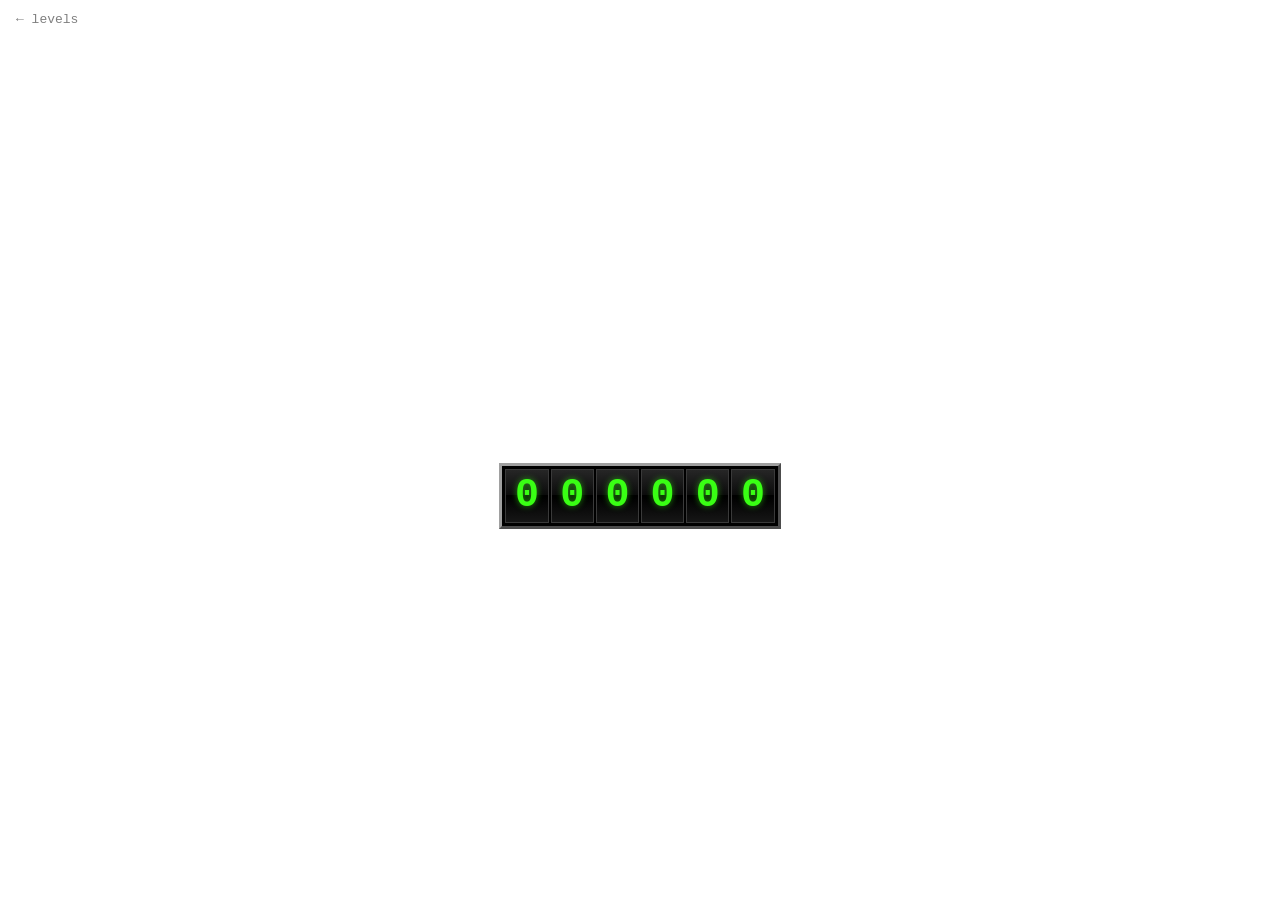
<file: source/level3.html>
<!doctype html>
<html lang="en">
<head>
<meta charset="utf-8">
<meta name="viewport" content="width=device-width, initial-scale=1">
<title>kenttami.es/3</title>
<meta name="description" content="level 3.">
<link rel="icon" href="data:,">
<link rel="stylesheet" href="../stylesheets/styles.css">
<script async src="https://pagead2.googlesyndication.com/pagead/js/adsbygoogle.js?client=ca-pub-1036677210293656"
     crossorigin="anonymous"></script>
</head>
<body>
<a id="back" href="../">&larr; levels</a>
<main>
  <p id="msg"></p>
  <p id="sub" hidden></p>
  <div id="warn" class="ask" hidden>
    <p>level 3 is difficult. are you sure you want to continue?</p>
    <div class="choices">
      <button id="go" class="btn" type="button">yes</button>
      <button id="nope" class="btn" type="button">no</button>
    </div>
  </div>
  <div id="ask" hidden>
    <p>cookies?</p>
    <div class="choices">
      <button id="yes" class="btn" type="button">yes</button>
      <button id="no" class="btn" type="button">no</button>
    </div>
  </div>
  <div class="row">
    <a id="home" class="btn" href="../" hidden>go back</a>
    <button id="resume" class="btn" type="button" hidden>continue</button>
    <button id="start" class="btn" type="button" hidden>start level</button>
  </div>
</main>
<h1 id="n" class="dials" aria-label="000000"><span>0</span><span>0</span><span>0</span><span>0</span><span>0</span><span>0</span></h1>
<script>
// Level 3: counting with fingers.
// Refreshing does nothing. Each digit is a dial: tap it and it goes up by one, 9 wraps to 0.
// Nothing carries by itself, so going from 9 to 10 means tapping the dial on the left yourself.
// A wrong tap stays wrong: dials only go up, so you have to tap your way back round.
// The game is a patient, slightly condescending teacher. It ends at 42.
//
// Flow: teach the dials from 0 to 20 (carrying, the 13-19 distraction, the 19 trap),
// then a pop quiz answered on the same dials: simple sums, then years, then
// "what is the meaning of life?" -> 42.
//
// Older phases, switched off for now (their numbers are set to Infinity below):
//   0-22   normal dials
//   23-30  blindfold: every digit shows "?", you count from memory. it comes off at 31.
//   32-41  randomizer: a tap shows a random digit. the right one is rigged to come up within
//          3-8 taps, with a confetti burst from that dial; a finished number gets a big
//          confetti-and-lasers blast. tapping a dial that was already right scrambles it.

var GOAL = 42;
var QUIZ_FROM = 20;              // the count where teaching ends and the quiz starts
var QUIZ_INTRO = "ok, you can count. barely. pop quiz!";
var THIS_YEAR = new Date().getFullYear();
var QUIZ = [
  // simple sums
  { q: "what's 2 + 2?", a: 4, h: ['count on your fingers. you have ten.', "it's 4, sweetie."] },
  { q: '7 + 5?', a: 12, h: ['more than ten. remember carrying the one?', 'twelve.'] },
  { q: '15 - 6?', a: 9, h: ['take six away from fifteen.', "nine. it's nine."] },
  // notes: remarks under the question at fixed times (seconds) after it appears. the normal hints wait until after them.
  { q: '3 \u00D7 8?', a: 24, h: ['three eights. or eight threes.', 'twenty-four.'],
    notes: [[0, "maths, and nobody's even grading you."], [5, "you'll need more than 10 fingers for this one."], [10, "you'll need your toes also. maybe."]] },
  // years
  { q: 'now some history. answers are years. what year did people first walk on the moon?', a: 1969, h: ['the late sixties. big dials too, sweetie.', '1969.'] },
  { q: 'the titanic sank in...', a: 1912, h: ['early 1900s. it was very cold.', '1912.'] },
  { q: 'the berlin wall came down in...', a: 1989, h: ['the late eighties.', '1989.'] },
  { q: 'the first iphone came out in...', a: 2007, h: ['the 2000s. before phones were your whole personality.', '2007.'] },
  { q: 'and what year is it now?', a: THIS_YEAR, h: ['look at a calendar, sweetie.', String(THIS_YEAR) + '.'] },
  // the last one
  // the twist: the last dial has no 2, and gets an empty slot after 9. so a plain 000042 can't
  // be made: the answer is 42 one place to the left, with the empty slot last: 0 0 0 4 2 [ ].
  // flip: a hint shown once the player has been tapping on this question for that many seconds.
  { q: 'last one. what is the meaning of life?', a: 42, slot: true,
    h: ["you've seen it before. twice."],
    flip: { after: 15, text: "Answer to the Ultimate Question of Life, the Universe, and Everything. It's 42! You know the answer now. Google it." } }
];
var SLOT_ANSWER = [0, 0, 0, 4, 2, null];
var SLOT_FOUND = 'oh. that one has an empty slot. how mysterious.';
var SLOT_PLAIN = "that's 42. but is it THE meaning of life?";   // only if the dial already showed 2
var SLOT_NO_TWO = 'huh. where did the 2 go?';
var NO_TWO_ON_SKIP = 3;          // said on the third time the dial jumps from 1 to 3
var QUIZ_YES = ['correct!', 'look at you.', 'yes! gold star.', "correct. i'm shocked.", 'right again. are you cheating?'];
var QUIZ_FINAL = '42. the meaning of life. you knew it all along.';
var END_PAUSE_MS = 5000;        // pause before "level 3 done." fades in
var BACK_PAUSE_MS = 2000;       // then this much longer before "go back"
var HINT_AFTER_MS = 10000;       // the next hint comes this long after the question or the last hint,
                                 // whether the player is tapping away or sitting still
var HINT_GAP_MS = 5000;          // at least this long between any two hints or remarks
var SCRIPT = {
  0: "level 3. today we're learning to count.",
  1: 'one! that\'s a one. can you say "one"?',
  2: "two. you're a natural.",
  3: "three. we're all very proud of you.",
  4: 'four. that\'s one more than three. math!',
  5: 'five. like fingers on a hand. go on, check.',
  6: 'six. remember six? "still here...?" good times.',
  7: 'seven. lucky seven.',
  8: 'eight. sit up straight.',
  9: 'nine. careful now. the next one is a big one.',
  10: "TEN! you carried the one! you won't remember this, but it's a big day.",
  11: "eleven. it's like one, but taller.",
  12: 'twelve. a dozen. like eggs.',
  // the teacher gets distracted, on purpose
  13: 'thirteen. oh! did i tell you about my weekend?',
  14: 'so i go to the shop, right,',
  15: "and they're OUT of oat milk. out!",
  16: "the cashier goes \"have you tried almond?\"",
  17: 'almond. do i look like an almond person to you?',
  18: '...sorry. where were we? oh. right. counting.',
  19: 'nineteen. anyway, then the bus was late, and the driver—',
  20: "twenty! you weren't even listening, were you. good.",
  21: 'twenty-one. look at you, all grown up.',
  22: "twenty-two. you're getting very good at this.",
  // blindfold
  23: "twenty-three. you're getting cocky. let's see you do it without looking.",
  25: 'mm-hm.',
  26: "i can't see it either, if that helps.",
  28: 'still counting? good. out loud is allowed.',
  29: 'careful. you know what comes after nine.',
  30: "was that thirty? i genuinely don't know.",
  31: "ta-da. thirty-one! you did it with your eyes closed. well, mine.",
  32: "thirty-two. ok. something's off with the dials. try one.",
  // randomizer
  33: 'thirty-three. got there eventually.',
  34: "the dials are just guessing now. so are you.",
  36: 'patience. like waiting for a bus.',
  38: "you're basically gambling now. don't tell your parents.",
  39: 'thirty-nine. the next one needs two dials. good luck.',
  40: "forty. that took a while, didn't it.",
  41: 'forty-one. one more. make it a good one.',
  42: QUIZ_FINAL
};
var REFRESH_JOKES = [
  "no no. we don't refresh anymore. we use our fingers.",
  "refreshing doesn't count. literally.",
  'same page. same you. tap a number.',
  'i can do this all day, sweetie.'
];
// nudges before the first tap, in seconds after the lesson starts
var IDLE_HINTS = [[15, "this is a number. you're allowed to touch it."], [30, 'the little one. on the right.']];
// carry hints, keyed by wrong taps since the ones dial wrapped. 'w' wiggles the tens dial.
var CARRY_HINTS = {
  9:  { 0: "zero? we went backwards. that's not counting.", 3: 'numbers have neighbours, you know.',
        5: 'the one on the left is feeling left out.', 8: 'tap. the. other. one.', w: 8 },
  19: { 0: "HA. gotcha. ten? not so good at counting when someone's talking, are we.",
        3: 'focus, sweetie. the other dial. like last time.' },
  29: {}                                   // blindfolded: the teacher can't see either
};
// blindfold
var BLIND_FROM = Infinity, BLIND_UNTIL = Infinity;   // switched off in the quiz flow
var BLIND_WRONG = "something went wrong. i can feel it.";
var PEEK_AFTER = 5;                        // wrong taps before a peek
var PEEK = 'fine. one peek.';
var BLIND_AGAIN = 'back on track. blindfold back on.';
// randomizer
var RANDOM_FROM = Infinity, RANDOM_UNTIL = Infinity; // switched off in the quiz flow
var SPIN_MIN = 3, SPIN_MAX = 8;            // taps until the right digit comes up
var RANDOM_FIRST = 'uh oh. the dials have gone a bit silly.';
var RANDOM_MISS = ['keep going.', "it'll come round.", 'any minute now.', 'so close. probably.'];
var SCRAMBLED = 'you broke a perfectly good number.';
// lock
var LOCK_FROM = Infinity;              // the lock phase is switched off for now
var LOCK_SHOWS = '\uD83D\uDD12';           // the lock symbol on the extra dial
var LOCK_NEW = 'new rule. lock it in first. the empty one, on the right.';
var LOCK_FIRST = 'lock it in first, sweetie.';
var LOCKED = 'locked. now the two next to it.';
var LOCK_AGAIN = 'again. lock first.';
// chatter while counting 13-19, every few seconds, to pull attention away
var CHATTER_FROM = 13, CHATTER_UNTIL = 20, CHATTER_MS = 5500;
var CHATTER = [
  'the bus driver had a moustache. a big one.',
  'not important. just a very big moustache.',
  'have you ever had a really good sandwich?',
  'anyway.',
  'wait, what number are we on?',
  "don't answer that. i'm testing you."
];
// falling for the trap at 19
var TRAP_TWENTY = "twenty. eventually. that's what you get for listening to me.";
var TRAP_OTHER = function (v) { return 'HA. gotcha. ' + v + "? not so good at counting when someone's talking, huh."; };
var WRONG_HINTS = { 2: 'dials only go one way. round and round.', 4: "9, then 0, then back where it was. you'll get there.",
                    7: 'tsk.', 10: 'slowly. like we practised.' };
var FIXED = "there we go. let's never do that again.";
// straying: more than 15 wrong taps while learning to count. a "get back to counting" line,
// then a "you were on n" line, alternating every few more wrong taps.
var STRAY_AFTER = 16, STRAY_EVERY = 4;
var STRAY_BACK = [
  "ok, free play is over. back to counting, please.",
  "this isn't a slot machine, sweetie. we're counting.",
  'fascinating. none of those are the next number.',
  "you're just tapping things now. i can tell."
];
var STRAY_WHERE = [
  'we were on {n}. remember {n}? good times.',
  "you were on {n}. the next one is {next}. that's the whole game.",
  "{n}. you were on {n}. i'll write it down for you.",
  "it's the number after {n}. you've got this. probably."
];
var NAMES = ['hundred-thousands', 'ten-thousands', 'thousands', 'hundreds', 'tens', 'ones'];

(function () {
  var msg = document.getElementById('msg');
  var sub = document.getElementById('sub');
  var counter = document.getElementById('n');
  var dials = counter.children;
  var home = document.getElementById('home');
  var startBtn = document.getElementById('start');
  var resumeBtn = document.getElementById('resume');

  var saidAt = 0;
  function say(text) {
    if (text === undefined || msg.textContent === text) return;
    saidAt = Date.now();
    msg.textContent = text;
    msg.style.animation = 'none';
    void msg.offsetWidth;
    msg.style.animation = '';
  }
  function value() {
    if (s.digits.some(function (d) { return d === null; })) return NaN;
    return parseInt(s.digits.join(''), 10);
  }
  function phase() {
    if (s.q !== undefined && s.q !== null && s.q >= 0 && s.count < GOAL) return 'quiz';
    if (s.count >= LOCK_FROM && s.count < GOAL) return 'lock';
    if (s.count >= RANDOM_FROM && s.count < RANDOM_UNTIL) return 'random';
    if (s.count >= BLIND_FROM && s.count < BLIND_UNTIL) return 'blind';
    return 'normal';
  }
  function paint() {
    var hidden = phase() === 'blind' && !s.peek;
    var shown = s.digits.map(function (d) { return d === null ? (phase() === 'lock' ? '_' : '\u00A0') : hidden ? '?' : String(d); });
    for (var i = 0; i < 6; i++) {
      dials[i].textContent = shown[i];
      dials[i].setAttribute('aria-label', NAMES[i] + ' dial, showing ' + (hidden ? 'hidden' : shown[i]));
    }
    if (phase() === 'lock') {
      var lock = lockDial();
      lock.textContent = s.lock === 'locked' ? LOCK_SHOWS : s.lockSpin === null || s.lockSpin === undefined ? '\u00A0' : String(s.lockSpin);
      lock.setAttribute('aria-label', 'lock dial, ' + (s.lock === 'locked' ? 'locked' : 'open'));
    }
    counter.setAttribute('aria-label', shown.join(''));
    document.title = shown.join('') + ' — kenttami.es/3';
  }
  // the extra dial for the lock phase, made on demand
  function lockDial() {
    if (dials.length > 6) return dials[6];
    var el = document.createElement('span');
    el.className = 'lock';
    counter.appendChild(el);
    hookDial(el, 6);
    return el;
  }
  function wiggle(i) {
    dials[i].classList.remove('wiggle'); void dials[i].offsetWidth; dials[i].classList.add('wiggle');
    clearTimeout(dials[i].w);
    dials[i].w = setTimeout(function () { dials[i].classList.remove('wiggle'); }, 2000);
  }

  if (!levelDone(2)) {
    say('nice try. finish level 2 first.');
    consent(function () { track('l3_locked'); });
    return;
  }

  // before the release: just the countdown. it opens by itself when the time comes.
  if (!level3Open()) {
    var showCountdown = function () {
      if (level3Open()) return location.reload();
      msg.textContent = 'level 3 opens in ' + untilRelease() + '. patience, sweetie.';
    };
    showCountdown();
    setInterval(showCountdown, 1000);
    consent(function () { track('l3_countdown_view'); });
    return;
  }

  var s = null;
  try { s = JSON.parse(load('l3')); } catch (e) {}
  if (!s) s = { count: 0, digits: [0, 0, 0, 0, 0, 0], wrong: 0, refreshes: 0, taps: 0, wrongTotal: 0, firstTap: 0, agreed: false };
  if (!s.spin) s.spin = [0, 0, 0, 0, 0, 0, 0];    // randomizer: taps until each dial lands right
  if (!s.lock) s.lock = 'open';
  if (s.taps > 0) s.agreed = true;   // saves from before the warning existed
  function store() { save('l3', JSON.stringify(s)); }

  // the reload after "start over" / "continue" isn't a refresh
  var starting = takeFlag('l3start');
  var continuing = takeFlag('l3continue');
  var cameBack = openedFresh() && !continuing && !starting;
  var inProgress = load('l3') !== null && s.count < GOAL && s.agreed && (s.taps > 0 || s.count > 0);

  // coming back part-way through (not a refresh): continue or start over
  if (cameBack && inProgress) {
    paint();
    offerResume(3, 'welcome back, sweetie.', function () { forget('l3'); });
    return;
  }

  // the end screen's "start level" button
  startBtn.addEventListener('click', function () {
    track('level_restart', { level: 3 });
    forget('l3');
    setFlag('l3start');
    location.reload();
  });

  // finished earlier and nothing in progress: done screen
  if (cameBack && levelDone(3) && s.count < GOAL && s.agreed) {
    paint();
    say('level 3 done.');
    startBtn.hidden = false;
    consent(function () { track('level_done_view', { level: 3 }); });
    return;
  }

  paint();
  if (s.count >= GOAL) return finished(false);

  // a fresh start asks first: "level 3 is difficult..."
  var warn = document.getElementById('warn');
  var opened = Date.now();
  if (!s.agreed) {
    warn.hidden = false;
    document.getElementById('nope').addEventListener('click', function () {
      track('l3_warning', { answer: 'no' });
      location.href = '../';
    });
    document.getElementById('go').addEventListener('click', function () {
      track('l3_warning', { answer: 'yes' });
      s.agreed = true;
      store();
      warn.hidden = true;
      opened = Date.now();
      say(SCRIPT[0]);
    });
  // refreshing never moves the count, it just gets a remark
  } else if (!openedFresh() && !starting && !continuing) {
    say(REFRESH_JOKES[Math.min(s.refreshes, REFRESH_JOKES.length - 1)]);
    s.refreshes++;
    store();
  } else if (phase() === 'quiz') {
    say(QUIZ[s.q].q);
  } else {
    say(SCRIPT[s.count] || '');
  }
  if (phase() === 'quiz' && !openedFresh() && !starting && !continuing) setTimeout(function () { askQuestion(true); }, 2500);
  else if (phase() === 'quiz') { if (!s.qStart) { s.qStart = Date.now(); store(); } playNotes(s.q); }
  // reached 20 but the quiz never started (left during the intro): start it now
  if (s.agreed && s.count === QUIZ_FROM && (s.q === undefined || s.q === null || s.q < 0)) setTimeout(startQuiz, 1500);

  // nudges before the very first tap
  var idle = setInterval(function () {
    if (s.taps > 0) return clearInterval(idle);
    if (!s.agreed) { opened = Date.now(); return; }
    var secs = (Date.now() - opened) / 1000;
    IDLE_HINTS.forEach(function (h, i) {
      if (secs >= h[0] && !idle['h' + i]) { idle['h' + i] = 1; say(h[1]); if (i === 1) wiggle(5); }
    });
  }, 500);

  var events = [];
  function log(name, params) { events.push([name, params]); track(name, params); }

  // in a carry: the ones dial wrapped while the count ended in 9, and only the ones dial has moved since
  function carryState() {
    if (s.count % 10 !== 9) return null;
    var c = String(s.count).padStart(6, '0').split('').map(Number);
    for (var i = 0; i < 5; i++) if (s.digits[i] !== c[i]) return null;
    return s.digits[5];          // 0 = just wrapped, 1-8 = kept tapping the ones dial
  }

  function rand(a, b) { return a + Math.floor(Math.random() * (b - a + 1)); }
  function randomOther(not1, not2) {
    var d; do { d = rand(0, 9); } while (d === not1 || d === not2);
    return d;
  }
  function target() { return String(s.count + 1).padStart(6, '0').split('').map(Number); }

  // moved on to the next number: reset per-number state and say its line
  function advance(v) {
    var before = phase();
    s.count = v;
    s.wrong = 0;
    s.peek = false;
    s.spin = [0, 0, 0, 0, 0, 0, 0];
    say(v === 20 && s.trapped ? TRAP_TWENTY : SCRIPT[v] || '');
    if (phase() === 'lock') {
      s.lock = 'open';
      s.lockSpin = null;
      if (before !== 'lock') setTimeout(function () { say(LOCK_NEW); }, 1800);
      else setTimeout(function () { say(LOCK_AGAIN); }, 1800);
    }
    if (before === 'random' && phase() === 'lock') log('l3_random_done');
    if (before === 'blind' && phase() !== 'blind') { counter.classList.add('win'); setTimeout(function () { counter.classList.remove('win'); }, 3000); log('l3_blind_done', { wrong_taps: s.wrongTotal }); }
    store();
    paint();
    if (v >= GOAL) finished(true);
    else if (v === QUIZ_FROM && (s.q === undefined || s.q === null || s.q < 0)) setTimeout(startQuiz, 2600);
  }

  // ---- the quiz: answer by setting the dials. a correct answer moves on by itself. ----
  var hintIndex = 0, lastQuizTap = Date.now();
  function startQuiz() {
    s.q = 0;
    store();
    log('l3_quiz_start');
    say(QUIZ_INTRO);
    setTimeout(askQuestion, 2200);
  }
  function askQuestion(resumed) {
    if (phase() !== 'quiz') return;
    hintIndex = 0;
    lastQuizTap = Date.now();
    if (!resumed || !s.qStart) { s.qStart = Date.now(); s.qFirstTap = 0; s.flipShown = false; }
    noteQueue = []; clearTimeout(noteTimer); lastNoteAt = 0;
    say(QUIZ[s.q].q);
    sub.hidden = true;
    store();
    playNotes(s.q);
  }
  // timed remarks for a question; after a refresh, picks up with the one that's due
  function notesEnd(item) { return item.notes ? item.notes[item.notes.length - 1][0] * 1000 : 0; }
  function playNotes(q) {
    var item = QUIZ[q];
    if (!item.notes) return;
    var elapsed = Date.now() - s.qStart;
    var due = item.notes.filter(function (n) { return n[0] * 1000 <= elapsed; });
    if (due.length) quizNote(due[due.length - 1][1]);
    item.notes.forEach(function (n) {
      if (n[0] * 1000 <= elapsed) return;
      setTimeout(function () {
        if (phase() === 'quiz' && s.q === q && !answered(item)) quizNote(n[1]);
      }, n[0] * 1000 - elapsed);
    });
  }
  // every hint or remark goes through here, so the timers can count from the latest one
  var lastNoteAt = 0, noteQueue = [], noteTimer = null;
  function quizNote(text) {
    sub.textContent = text;
    sub.hidden = false;
    sub.style.animation = 'none'; void sub.offsetWidth; sub.style.animation = '';
    lastNoteAt = Date.now();
  }
  // reactions to what the player does: shown at once, or queued until 5 seconds after the last hint
  function hintNote(text) {
    noteQueue.push({ text: text, q: s.q });
    pumpNotes();
  }
  function pumpNotes() {
    clearTimeout(noteTimer);
    if (!noteQueue.length) return;
    var wait = lastNoteAt + HINT_GAP_MS - Date.now();
    if (wait > 0) { noteTimer = setTimeout(pumpNotes, wait); return; }
    var next = noteQueue.shift();
    if (phase() === 'quiz' && s.q === next.q && !answered(QUIZ[s.q])) quizNote(next.text);
    if (noteQueue.length) noteTimer = setTimeout(pumpNotes, HINT_GAP_MS);
  }
  // is the dial setting the answer to this question?
  function answered(item) {
    if (item.slot) return s.digits.every(function (d, k) { return d === SLOT_ANSWER[k]; });
    return value() === item.a;
  }
  function tapQuiz(i) {
    var item = QUIZ[s.q];
    if (!s.qFirstTap) s.qFirstTap = Date.now();
    if (item.slot && i === 5) {
      // the last dial: 0, 1, 3 ... 9 (no 2), then an empty slot, then 0 again
      var d5 = s.digits[5];
      s.digits[5] = d5 === null ? 0 : d5 === 9 ? null : d5 === 1 ? 3 : d5 + 1;
      if (d5 === 1) s.skips = (s.skips || 0) + 1;
      if (s.skips === NO_TWO_ON_SKIP && !s.noTwoSeen) { s.noTwoSeen = true; hintNote(SLOT_NO_TWO); log('l3_no_two'); }
      if (s.digits[5] === null && !s.slotSeen) { s.slotSeen = true; hintNote(SLOT_FOUND); log('l3_slot_found'); }
    } else {
      s.digits[i] = s.digits[i] === null ? 0 : (s.digits[i] + 1) % 10;
    }
    paint();
    lastQuizTap = Date.now();
    if (item.slot && value() === item.a && !s.plainSeen) { s.plainSeen = true; hintNote(SLOT_PLAIN); }
    if (!answered(item)) { store(); return; }
    log('l3_quiz_answer', { q: s.q + 1, answer: item.a, seconds: Math.round((Date.now() - (s.qStart || Date.now())) / 1000), hints: hintIndex });
    s.q++;
    var last = s.q >= QUIZ.length;
    celebrateNumber(last);
    quizNote(last ? '' : QUIZ_YES[(s.q - 1) % QUIZ_YES.length]);
    store();
    if (last) {
      s.count = GOAL;
      store();
      setTimeout(function () { finished(true); }, 900);
    } else {
      setTimeout(askQuestion, 1700);
    }
  }
  // hints: one every 10 seconds while the answer isn't there, tapping or not, at least 5 s after any other line
  setInterval(function () {
    if (phase() !== 'quiz' || !s.agreed || document.visibilityState !== 'visible') return;
    var item = QUIZ[s.q];
    if (!item || answered(item)) return;
    var now = Date.now();
    if (now - lastNoteAt < HINT_GAP_MS || noteQueue.length) return;
    // the 15 seconds of tapping start again whenever another hint shows up
    var tappingSince = Math.max(s.qFirstTap || 0, lastNoteAt);
    if (item.flip && !s.flipShown && s.qFirstTap && now - tappingSince >= item.flip.after * 1000) {
      s.flipShown = true;
      store();
      quizNote(item.flip.text);
      lastQuizTap = Date.now();
      return;
    }
    if (hintIndex >= item.h.length) return;
    if (now - Math.max(s.qStart || 0, lastNoteAt) < HINT_AFTER_MS) return;
    if (Date.now() - (s.qStart || 0) < notesEnd(item) + HINT_AFTER_MS) return;   // let the remarks finish first
    quizNote(item.h[hintIndex++]);
    lastQuizTap = Date.now();
  }, 1000);

  // ---- confetti and lasers, drawn on a canvas over the page ----
  var COLORS = ['#39ff14', '#ffd34d', '#ff4d6d', '#4dd2ff', '#c77dff', '#ffffff'];
  var calmMotion = window.matchMedia && window.matchMedia('(prefers-reduced-motion: reduce)').matches;
  var fx = null, bits = [], beams = [], fxRunning = false;
  function fxCanvas() {
    if (fx) return fx;
    fx = document.createElement('canvas');
    fx.className = 'fx';
    fx.setAttribute('aria-hidden', 'true');
    document.body.appendChild(fx);
    return fx;
  }
  function burst(x, y, count, power) {
    for (var k = 0; k < count; k++) {
      var a = Math.random() * Math.PI * 2, v = (2 + Math.random() * 5) * power;
      bits.push({ x: x, y: y, vx: Math.cos(a) * v, vy: Math.sin(a) * v - 3 * power, life: 1,
                  w: 4 + Math.random() * 5, h: 2 + Math.random() * 4, r: Math.random() * 6, vr: Math.random() * 0.4 - 0.2,
                  c: COLORS[k % COLORS.length], spark: Math.random() < 0.3 });
    }
    runFx();
  }
  function lasers(x, y, count) {
    for (var k = 0; k < count; k++) beams.push({ x: x, y: y, a: (k / count) * Math.PI * 2 + Math.random() * 0.3, life: 1, c: COLORS[k % COLORS.length] });
    runFx();
  }
  function runFx() {
    if (fxRunning) return;
    fxRunning = true;
    var c = fxCanvas(), g = c.getContext('2d'), dpr = window.devicePixelRatio || 1;
    c.width = innerWidth * dpr; c.height = innerHeight * dpr;
    (function step() {
      g.setTransform(dpr, 0, 0, dpr, 0, 0);
      g.clearRect(0, 0, innerWidth, innerHeight);
      beams = beams.filter(function (b) {
        b.life -= 0.045;
        var len = Math.max(innerWidth, innerHeight) * (1.1 - b.life);
        g.globalAlpha = Math.max(0, b.life);
        g.strokeStyle = b.c; g.lineWidth = 3; g.shadowColor = b.c; g.shadowBlur = 12;
        g.beginPath(); g.moveTo(b.x, b.y); g.lineTo(b.x + Math.cos(b.a) * len, b.y + Math.sin(b.a) * len); g.stroke();
        return b.life > 0;
      });
      g.shadowBlur = 0;
      bits = bits.filter(function (p) {
        p.vy += 0.18; p.vx *= 0.985; p.x += p.vx; p.y += p.vy; p.r += p.vr; p.life -= 0.012;
        g.globalAlpha = Math.max(0, p.life);
        g.fillStyle = p.c;
        if (p.spark) { g.beginPath(); g.arc(p.x, p.y, 2, 0, Math.PI * 2); g.fill(); }
        else { g.save(); g.translate(p.x, p.y); g.rotate(p.r); g.fillRect(-p.w / 2, -p.h / 2, p.w, p.h); g.restore(); }
        return p.life > 0 && p.y < innerHeight + 20;
      });
      g.globalAlpha = 1;
      if (bits.length || beams.length) requestAnimationFrame(step);
      else { g.clearRect(0, 0, innerWidth, innerHeight); fxRunning = false; }
    })();
  }
  function centerOf(el) { var r = el.getBoundingClientRect(); return [r.left + r.width / 2, r.top + r.height / 2]; }
  function pop(el, cls) { el.classList.remove(cls); void el.offsetWidth; el.classList.add(cls); }

  // a dial landed on the right digit: small burst, and it stays lit
  function celebrateDial(i) {
    dials[i].classList.add('landed');
    pop(dials[i], 'pop');
    if (!calmMotion) { var c = centerOf(dials[i]); burst(c[0], c[1], 45, 1); }
  }
  // a whole number done: big burst and lasers from the counter
  function celebrateNumber(final) {
    pop(counter, 'cheer');
    if (calmMotion) return;
    var c = centerOf(counter);
    lasers(c[0], c[1], final ? 16 : 10);
    burst(c[0], c[1], final ? 260 : 120, final ? 1.8 : 1.3);
    if (final) setTimeout(function () { burst(innerWidth * 0.2, innerHeight * 0.35, 120, 1.5); burst(innerWidth * 0.8, innerHeight * 0.35, 120, 1.5); }, 350);
  }
  function clearLanded() { for (var k = 0; k < dials.length; k++) dials[k].classList.remove('landed'); }

  // randomizer / lock: spin a dial. the right digit comes up after 3-8 taps.
  function spinTo(i, want) {
    if (s.digits[i] === want) {            // it was already right: scramble it
      s.digits[i] = randomOther(want);
      s.spin[i] = 0;
      return 'scrambled';
    }
    if (!s.spin[i]) s.spin[i] = rand(SPIN_MIN, SPIN_MAX);
    s.spin[i]--;
    if (s.spin[i] <= 0) { s.digits[i] = want; s.spin[i] = 0; return 'landed'; }
    s.digits[i] = randomOther(want, s.digits[i]);
    return 'missed';
  }

  function tapRandom(i) {
    if (phase() === 'lock') {
      if (i === 6) {
        if (s.lock === 'locked') return;
        if (!s.spin[6]) s.spin[6] = rand(SPIN_MIN, SPIN_MAX);
        s.spin[6]--;
        if (s.spin[6] <= 0) {
          s.lock = 'locked';
          s.spin[6] = 0;
          s.digits[4] = null; s.digits[5] = null;   // the two next to it start empty
          say(LOCKED);
          log('l3_locked_in', { count: s.count });
        } else {
          s.lockSpin = randomOther(s.lockSpin);
        }
        paint(); store();
        return;
      }
      if (s.lock !== 'locked') { say(LOCK_FIRST); wiggle(6); return; }
    }
    var result = spinTo(i, target()[i]);
    paint();
    if (result === 'landed') celebrateDial(i);
    if (result === 'scrambled') dials[i].classList.remove('landed');
    if (value() === s.count + 1) {
      celebrateNumber(s.count + 1 >= GOAL);
      setTimeout(clearLanded, 700);
      return advance(s.count + 1);
    }
    if (result === 'scrambled') say(SCRAMBLED);
    else if (!s.randomSeen) { s.randomSeen = true; say(RANDOM_FIRST); }
    else if (result === 'missed' && Math.random() < 0.35) say(RANDOM_MISS[rand(0, RANDOM_MISS.length - 1)]);
    store();
  }

  function tap(i) {
    if (s.count >= GOAL || !s.agreed) return;
    if (!s.taps) log('l3_first_tap', { seconds: Math.round((Date.now() - opened) / 1000) });
    s.taps++;
    dials[i].classList.add('press');
    setTimeout(function () { dials[i].classList.remove('press'); }, 90);
    if (phase() === 'quiz') return tapQuiz(i);
    if (phase() === 'random' || phase() === 'lock') return tapRandom(i);

    s.digits[i] = (s.digits[i] + 1) % 10;
    var v = value();
    paint();

    if (v === s.count + 1) {
      if (s.count % 10 === 9) log('l3_carry', { to: v, wrong_taps: s.wrong });
      return advance(v);
    }

    s.wrong++;
    s.wrongTotal++;
    if (s.count === 19 && !s.trapped) { s.trapped = true; log('l3_trapped'); }
    var carry = carryState();
    if (phase() === 'blind') {
      // blindfolded: no specific hints, just a feeling. after a few, a peek.
      if (v === s.count) { if (s.peek) { s.peek = false; say(BLIND_AGAIN); paint(); } s.wrong = 0; }
      else if (s.wrong === 1) say(BLIND_WRONG);
      else if (s.wrong === PEEK_AFTER && !s.peek) { s.peek = true; say(PEEK); paint(); log('l3_peek', { count: s.count }); }
    } else if (v === s.count) {
      say(FIXED);
      s.wrong = 0;
    } else if (s.count < QUIZ_FROM && s.wrong >= STRAY_AFTER && (s.wrong - STRAY_AFTER) % STRAY_EVERY === 0) {
      var turn = (s.wrong - STRAY_AFTER) / STRAY_EVERY;
      var lines = turn % 2 === 0 ? STRAY_BACK : STRAY_WHERE;
      say(lines[Math.floor(turn / 2) % lines.length].replace(/\{n\}/g, s.count).replace(/\{next\}/g, s.count + 1));
      if (turn % 2 === 1) {
        // wiggle the dial that's showing the wrong digit
        var want = String(s.count + 1).padStart(6, '0');
        for (var w = 0; w < 6; w++) if (String(s.digits[w]) !== want[w]) { wiggle(w); break; }
      }
      if (turn === 0) log('l3_strayed', { count: s.count });
    } else if (carry !== null && CARRY_HINTS[s.count]) {
      var hints = CARRY_HINTS[s.count];
      var n = s.wrong - 1;          // the wrap itself is wrong tap 0
      if (carry > 0 && s.count < 29) say('we did ' + v + ' already, sweetie. ages ago.');
      if (hints[n] !== undefined) say(hints[n]);
      if (hints.w !== undefined && n >= hints.w) wiggle(4);
    } else if (s.wrong === 1 && s.count === 19) {
      say(TRAP_OTHER(v));
    } else if (s.wrong === 1) {
      var big = s.digits.slice(0, 4).some(function (d, k) { return d !== +String(s.count).padStart(6, '0')[k]; });
      if (big) say('that dial is for grown-ups.');
      else if (v > s.count) say(v + '? we skipped ' + (v - s.count - 1) + ' whole number' + (v - s.count - 1 === 1 ? '' : 's') + '. that\'s cheating.');
      else say(v + '? that\'s going backwards, sweetie.');
      log('l3_wrong', { from: s.count, to: v });
    } else if (WRONG_HINTS[s.wrong]) {
      say(WRONG_HINTS[s.wrong]);
    }
    store();
  }

  function hookDial(el, i) {
    el.setAttribute('role', 'button');
    el.setAttribute('tabindex', '0');
    el.addEventListener('click', function () { tap(i); });
    el.addEventListener('keydown', function (e) {
      if (e.key === 'Enter' || e.key === ' ') { e.preventDefault(); tap(i); }
    });
  }
  for (var d = 0; d < 6; d++) hookDial(dials[d], d);
  paint();

  // after a refresh in the randomizer, dials that already landed light up again
  if (phase() === 'random') {
    var was = String(s.count).padStart(6, '0').split('').map(Number), want = target();
    for (var k = 0; k < 6; k++) if (s.digits[k] === want[k] && want[k] !== was[k]) dials[k].classList.add('landed');
  }

  // the teacher rambles between 13 and 19, without talking over a fresh line
  var chatterIndex = 0;
  setInterval(function () {
    if (!s.agreed || s.count < CHATTER_FROM || s.count >= CHATTER_UNTIL || s.wrong > 0) return;
    if (document.visibilityState !== 'visible' || Date.now() - saidAt < CHATTER_MS - 500) return;
    say(CHATTER[chatterIndex++ % CHATTER.length]);
  }, 1000);

  function finished(justNow) {
    markDone(3);
    if (dials.length > 6) counter.removeChild(dials[6]);
    if (justNow) {
      log('l3_done', { taps: s.taps, wrong_taps: s.wrongTotal });
      counter.classList.add('win');
    }
    say(QUIZ_FINAL);
    sub.hidden = true;
    Array.prototype.forEach.call(dials, function (el) { el.removeAttribute('role'); el.removeAttribute('tabindex'); });
    counter.classList.remove('dials');
    // "level 3 done." fades in after a pause, then "go back" a little later
    // (both straight away when reopening a finished level)
    setTimeout(function () {
      sub.textContent = 'level 3 done.';
      sub.classList.add('later');
      sub.hidden = false;
    }, justNow ? END_PAUSE_MS : 0);
    setTimeout(function () {
      home.classList.add('later');
      home.hidden = false;
    }, justNow ? END_PAUSE_MS + BACK_PAUSE_MS : 0);
  }

  consent(function () {
    track('l3_view', { count: s.count });
    events.forEach(function (e) { track(e[0], e[1]); });
  });
})();
</script>
</body>
</html>
</file>
<file: stylesheets/styles.css>
@keyframes fade{0%{opacity:0}}@keyframes nudge{50%{transform:translateY(-3px)}}@keyframes win{50%{color:transparent;text-shadow:none}}@keyframes pop{0%{transform:scale(.2);opacity:0}}@keyframes wiggle{25%{transform:translateY(-4px)}75%{transform:translateY(2px)}}@keyframes dialpop{0%,to{transform:scale(1)}40%{transform:scale(1.35)}}@keyframes cheer{0%{box-shadow:0 0 0 0 rgba(57,255,20,.9)}to{box-shadow:0 0 0 26px transparent}}@keyframes shake{20%,60%{transform:translateX(-6px)}40%,80%{transform:translateX(6px)}}:root{--bg:#fff;--fg:#000;--mono:ui-monospace, "SF Mono", Menlo, Consolas, "Courier New", monospace;color-scheme:light dark}@media (prefers-color-scheme:dark){:root{--bg:#000;--fg:#fff}}[hidden]{display:none!important}body{margin:0;height:100svh;display:grid;grid-template-rows:minmax(0,1fr) auto minmax(0,.8fr);justify-items:center;background:var(--bg);color:var(--fg);font-family:var(--mono)}main{align-self:end;display:flex;flex-direction:column;align-items:center;gap:24px;padding:0 16px 32px}h1{margin:0;display:inline-flex;gap:2px;padding:3px;background:#000;border:3px outset #a0a0a0;font:700 clamp(1.25rem,6vw,2.5rem)/1"Courier New",Courier,monospace;font-variant-numeric:tabular-nums}#msg,h1 span{text-align:center}h1 span{display:block;width:1.05ch;padding:.15em .2em;color:#39ff14;text-shadow:0 0 6px rgba(57,255,20,.55);background:linear-gradient(#262626,#0b0b0b 49%,#000 49%,#000 51%,#161616);border:1px solid #3a3a3a}#msg{margin:0;font-size:15px;animation:fade .6s ease-out both}#msg:empty{display:none}#ask,.ask{display:flex;flex-direction:column;align-items:center;gap:16px;font-size:15px;animation:fade .6s ease-out both}#ask p,.ask p{margin:0;text-align:center}.choices{display:flex;gap:8px}.btn{font:15px var(--mono);color:var(--fg);background:0 0;border:1px solid var(--fg);padding:8px 16px;cursor:pointer;-webkit-tap-highlight-color:transparent}.btn:focus:not(:focus-visible){outline:0}#again{animation:fade .6s ease-out both}@media (hover:hover){.btn:hover{background:var(--fg);color:var(--bg)}}.btn:focus-visible{outline:2px solid var(--fg);outline-offset:3px}@media (prefers-reduced-motion:reduce){#again,#ask,#msg,.ask{animation:none}}::selection{background:var(--fg);color:var(--bg)}#back{position:fixed;top:calc(12px + env(safe-area-inset-top,0));left:max(16px,env(safe-area-inset-left,0));font-size:13px;color:var(--fg);opacity:.5;text-decoration:none}#back:focus-visible,#back:hover{opacity:1;text-decoration:underline}.row{display:flex;gap:8px;flex-wrap:wrap;justify-content:center}.row:not(:has(:not([hidden]))){display:none}a.btn{display:inline-block;animation:fade .6s ease-out both}#sub{margin:-12px 0 0;font-size:13px;opacity:.6;text-align:center}.levels{display:flex;flex-wrap:wrap;justify-content:center;gap:12px;max-width:640px}.level,a.btn{text-decoration:none}.level{display:flex;flex-direction:column;align-items:center;gap:6px;min-width:132px;padding:12px 18px 10px;background:#000;border:3px outset #a0a0a0;-webkit-tap-highlight-color:transparent}.level b{font:700 22px/1"Courier New",Courier,monospace;color:#39ff14;text-shadow:0 0 6px rgba(57,255,20,.55)}.level span{font:12px var(--mono);color:#9a9a9a}@media (hover:hover){.level:hover{border-style:inset}}.level:active{border-style:inset}.level:focus-visible{outline:2px solid var(--fg);outline-offset:3px}.level.locked b{color:#3d3d3d;text-shadow:none}.level.locked{cursor:not-allowed}h1.tap span{cursor:pointer;animation:nudge 1.4s ease-in-out 2}h1.tap span:focus-visible{outline:2px solid #39ff14;outline-offset:-2px}@media (hover:hover){h1.tap span:hover{color:#b6ff9e}}h1.win span{animation:win .5s steps(1)6}@media (prefers-reduced-motion:reduce){a.btn,h1.tap span,h1.win span{animation:none}}#panic{align-self:start;padding-top:28px}#red{width:112px;height:112px;border-radius:50%;border:6px solid #5a0000;background:radial-gradient(circle at 35% 30%,#ff6b6b,#e00000 45%,#9a0000 80%);box-shadow:0 8px 0#4a0000,0 12px 18px rgba(0,0,0,.35);color:#fff;font:700 15px"Courier New",Courier,monospace;letter-spacing:.08em;text-transform:uppercase;cursor:pointer;touch-action:manipulation;user-select:none;-webkit-user-select:none;-webkit-tap-highlight-color:transparent;animation:pop .35s cubic-bezier(.2,1.6,.4,1) both}#red.hit,#red:active{transform:translateY(6px);box-shadow:0 2px 0#4a0000,0 4px 8px rgba(0,0,0,.35)}#red.hit,.menu .row a.btn{animation:none}#red:focus-visible{outline:3px solid var(--fg);outline-offset:4px}.level.soon{border-color:#b08d2a;border-style:outset}.level.soon b{color:#ffd34d;text-shadow:0 0 6px rgba(255,211,77,.5)}.level.soon span{color:#d8c79a;text-align:center;line-height:1.4}#msg.big{font-size:64px;line-height:1}h1.dials span{cursor:pointer;user-select:none;-webkit-user-select:none;touch-action:manipulation;-webkit-tap-highlight-color:transparent}h1.dials span.press{transform:translateY(2px);filter:brightness(1.4)}h1.dials span:focus-visible{outline:2px solid #39ff14;outline-offset:-2px}@media (hover:hover){h1.dials span:hover{color:#b6ff9e}}h1 span.wiggle{animation:wiggle .6s ease-in-out 3}@media (prefers-reduced-motion:reduce){h1 span.wiggle{animation:none;outline:2px solid #39ff14;outline-offset:-2px}}h1 span.lock{width:auto;min-width:1.05ch;border-color:#6b5a1f}h1 span.landed{color:#eaffdf;border-color:#39ff14;box-shadow:0 0 10px rgba(57,255,20,.8),inset 0 0 8px rgba(57,255,20,.5)}h1 span.pop{animation:dialpop .35s cubic-bezier(.2,1.8,.4,1)}h1.cheer{animation:cheer .6s ease-out}canvas.fx{position:fixed;inset:0;width:100vw;height:100vh;pointer-events:none;z-index:5}@media (prefers-reduced-motion:reduce){h1 span.pop,h1.cheer{animation:none}}#sub.later,a.btn.later{animation:fade 1.5s ease-out both}@media (prefers-reduced-motion:reduce){#sub.later,a.btn.later{animation:none}}.menu{align-self:start;gap:16px;padding:28px 16px 0}#vault,.menu .row{gap:12px}#vault,.menu{display:flex;flex-direction:column;align-items:center}#vault{animation:fade .4s ease-out both}#unlock{display:flex;gap:8px}.field{font:15px var(--mono);color:var(--fg);background:0 0;border:1px solid var(--fg);padding:8px 10px;width:11ch;border-radius:0}.field::placeholder{color:var(--fg);opacity:.4}.field:focus{outline:2px solid var(--fg);outline-offset:2px}#nope{margin:0;font-size:13px;opacity:.7;min-height:1em}#nope:empty{display:none}.links{list-style:none;margin:0;padding:0;display:flex;flex-direction:column;align-items:stretch;gap:8px;min-width:180px}.links a.btn{display:block;text-align:center}.links li:nth-child(2) a{animation-delay:.08s}.links li:nth-child(3) a{animation-delay:.16s}.links li:nth-child(4) a{animation-delay:.24s}.shake{animation:shake .35s ease-in-out}.sr{position:absolute;width:1px;height:1px;overflow:hidden;clip:rect(0 0 0 0);white-space:nowrap}@media (prefers-reduced-motion:reduce){#vault,.shake{animation:none}}body.plain{grid-template-rows:minmax(0,1fr) auto minmax(0,1fr)}body.plain .menu{grid-row:2;padding-top:0}body.plain main{grid-row:1}
</file>
